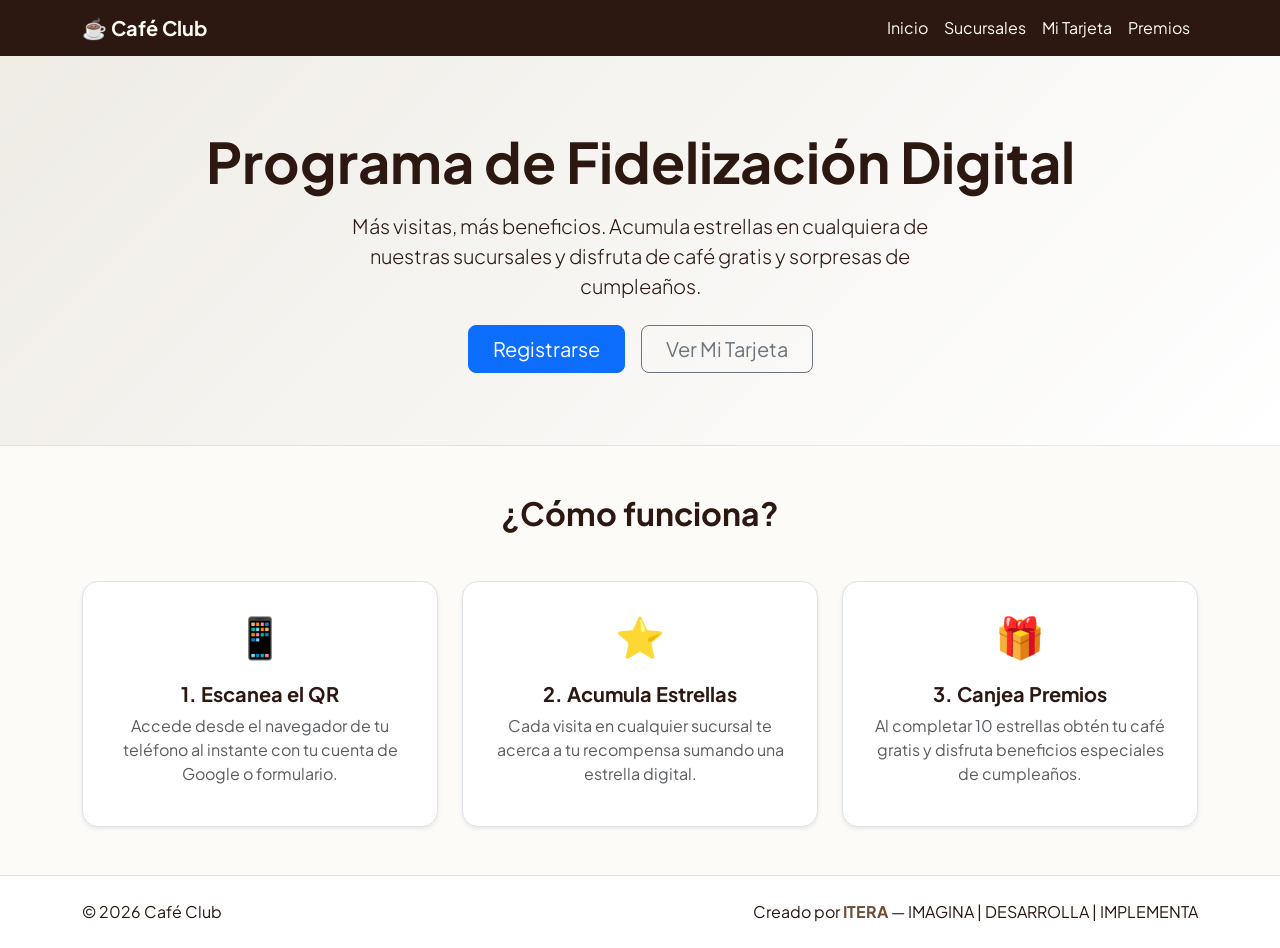
<file: index.html>
<!-- index.html -->
<!DOCTYPE html>
<html lang="es">
<head>
  <meta charset="UTF-8">
  <meta name="viewport" content="width=device-width, initial-scale=1.0">
  <title>Café Club — Fidelización Digital</title>
  <link href="https://cdn.jsdelivr.net/npm/bootstrap@5.3.2/dist/css/bootstrap.min.css" rel="stylesheet">
  <link href="https://fonts.googleapis.com/css2?family=Plus+Jakarta+Sans:wght@400;500;600;700&display=swap" rel="stylesheet">
  <link rel="stylesheet" href="assets/css/styles.css">
</head>
<body>

  <nav class="navbar navbar-expand-lg navbar-dark sticky-top">
    <div class="container">
      <a class="navbar-brand fw-bold" href="index.html">☕ Café Club</a>
      <button class="navbar-toggler" type="button" data-bs-toggle="collapse" data-bs-target="#navbarNav" aria-controls="navbarNav" aria-expanded="false" aria-label="Toggle navigation">
        <span class="navbar-toggler-icon"></span>
      </button>
      <div class="collapse navbar-collapse" id="navbarNav">
        <ul class="navbar-nav ms-auto">
          <li class="nav-item"><a class="nav-link active" href="index.html">Inicio</a></li>
          <li class="nav-item"><a class="nav-link" href="cafeterias.html">Sucursales</a></li>
          <li class="nav-item"><a class="nav-link" href="tarjeta.html">Mi Tarjeta</a></li>
          <li class="nav-item"><a class="nav-link" href="premios.html">Premios</a></li>
        </ul>
      </div>
    </div>
  </nav>

  <header class="hero-section text-center py-5">
    <div class="container py-4">
      <h1 class="display-4 fw-bold mb-3">Programa de Fidelización Digital</h1>
      <p class="lead mb-4 mx-auto" style="max-width: 650px;">
        Más visitas, más beneficios. Acumula estrellas en cualquiera de nuestras sucursales y disfruta de café gratis y sorpresas de cumpleaños.
      </p>
      <div class="d-flex justify-content-center gap-3">
        <a href="registro.html" class="btn btn-primary btn-lg px-4">Registrarse</a>
        <a href="tarjeta.html" class="btn btn-outline-secondary btn-lg px-4">Ver Mi Tarjeta</a>
      </div>
    </div>
  </header>

  <main class="container my-5">
    <h2 class="text-center mb-5 fw-bold">¿Cómo funciona?</h2>
    <div class="row g-4">
      <div class="col-md-4 text-center">
        <div class="p-4 border rounded-4 shadow-sm h-100 bg-white">
          <div class="fs-1 mb-3">📱</div>
          <h3 class="h5 fw-bold">1. Escanea el QR</h3>
          <p class="text-muted">Accede desde el navegador de tu teléfono al instante con tu cuenta de Google o formulario.</p>
        </div>
      </div>
      <div class="col-md-4 text-center">
        <div class="p-4 border rounded-4 shadow-sm h-100 bg-white">
          <div class="fs-1 mb-3">⭐</div>
          <h3 class="h5 fw-bold">2. Acumula Estrellas</h3>
          <p class="text-muted">Cada visita en cualquier sucursal te acerca a tu recompensa sumando una estrella digital.</p>
        </div>
      </div>
      <div class="col-md-4 text-center">
        <div class="p-4 border rounded-4 shadow-sm h-100 bg-white">
          <div class="fs-1 mb-3">🎁</div>
          <h3 class="h5 fw-bold">3. Canjea Premios</h3>
          <p class="text-muted">Al completar 10 estrellas obtén tu café gratis y disfruta beneficios especiales de cumpleaños.</p>
        </div>
      </div>
    </div>
  </main>

  <footer class="site-footer mt-auto py-4 bg-white border-top">
    <div class="container d-flex flex-column flex-md-row justify-content-between align-items-center gap-2">
      <span>© 2026 Café Club</span>
      <span>
        Creado por
        <a href="https://itera-ecru.vercel.app/" target="_blank" rel="noopener noreferrer">ITERA</a>
        — IMAGINA | DESARROLLA | IMPLEMENTA
      </span>
    </div>
  </footer>

  <script src="https://cdn.jsdelivr.net/npm/bootstrap@5.3.2/dist/js/bootstrap.bundle.min.js"></script>
  <script src="assets/js/app.js"></script>
</body>
</html>
</file>
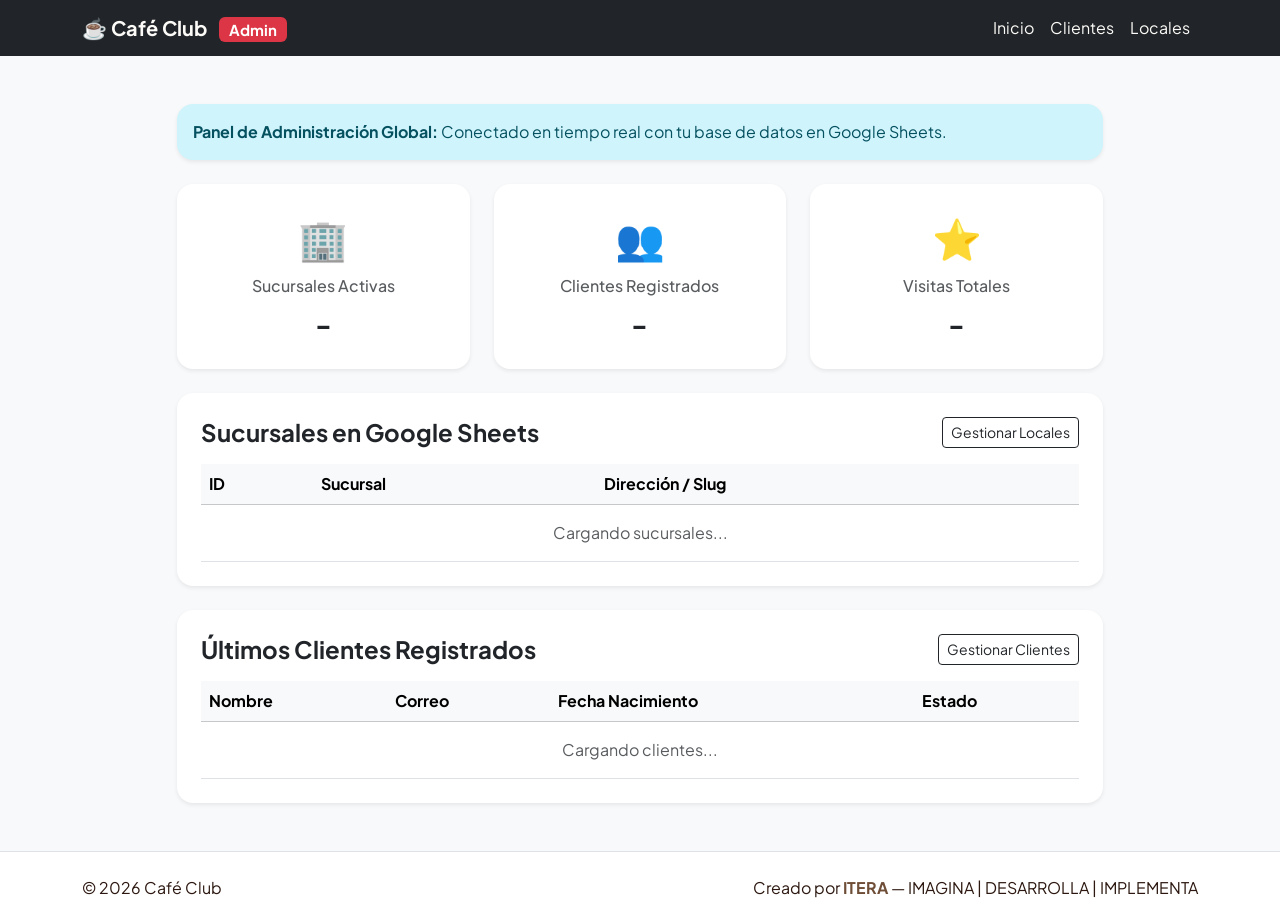
<file: corporativo/admin/index.html>
<!DOCTYPE html>
<html lang="es">
<head>
  <meta charset="UTF-8">
  <meta name="viewport" content="width=device-width, initial-scale=1.0">
  <title>Administración Global — Café Club</title>
  <link href="https://cdn.jsdelivr.net/npm/bootstrap@5.3.2/dist/css/bootstrap.min.css" rel="stylesheet">
  <link href="https://fonts.googleapis.com/css2?family=Plus+Jakarta+Sans:wght@400;500;600;700&display=swap" rel="stylesheet">
  <!-- CSS -->
  <link rel="stylesheet" href="../../assets/css/styles.css">
</head>
<body class="bg-light">

  <nav class="navbar navbar-expand-lg navbar-dark sticky-top bg-dark">
    <div class="container">
      <a class="navbar-brand fw-bold" href="index.html">☕ Café Club <span class="badge bg-danger text-white ms-2">Admin</span></a>
      <button class="navbar-toggler" type="button" data-bs-toggle="collapse" data-bs-target="#navbarNav" aria-controls="navbarNav" aria-expanded="false" aria-label="Toggle navigation">
        <span class="navbar-toggler-icon"></span>
      </button>
      <div class="collapse navbar-collapse" id="navbarNav">
        <ul class="navbar-nav ms-auto">
          <li class="nav-item"><a class="nav-link active" href="index.html">Inicio</a></li>
          <li class="nav-item"><a class="nav-link" href="clientes.html">Clientes</a></li>
          <li class="nav-item"><a class="nav-link" href="locales.html">Locales</a></li>
        </ul>
      </div>
    </div>
  </nav>

  <main class="container my-5" style="max-width: 950px;">
    
    <div class="alert alert-info border-0 shadow-sm rounded-4 mb-4" role="alert">
      <strong>Panel de Administración Global:</strong> Conectado en tiempo real con tu base de datos en Google Sheets.
    </div>

    <!-- Resumen de Métricas -->
    <div class="row g-4 mb-4">
      <div class="col-md-4">
        <div class="card border-0 shadow-sm rounded-4 p-4 bg-white text-center">
          <span class="fs-1 mb-2">🏢</span>
          <h2 class="h6 text-muted">Sucursales Activas</h2>
          <span class="fs-3 fw-bold" id="admin-total-sucursales">-</span>
        </div>
      </div>
      <div class="col-md-4">
        <div class="card border-0 shadow-sm rounded-4 p-4 bg-white text-center">
          <span class="fs-1 mb-2">👥</span>
          <h2 class="h6 text-muted">Clientes Registrados</h2>
          <span class="fs-3 fw-bold" id="admin-total-clientes">-</span>
        </div>
      </div>
      <div class="col-md-4">
        <div class="card border-0 shadow-sm rounded-4 p-4 bg-white text-center">
          <span class="fs-1 mb-2">⭐</span>
          <h2 class="h6 text-muted">Visitas Totales</h2>
          <span class="fs-3 fw-bold" id="admin-total-visitas">-</span>
        </div>
      </div>
    </div>

    <!-- Tabla de Sucursales -->
    <div class="card border-0 shadow-sm rounded-4 p-4 p-md-4 bg-white mb-4">
      <div class="d-flex justify-content-between align-items-center mb-3">
        <h2 class="h4 fw-bold m-0">Sucursales en Google Sheets</h2>
        <a href="locales.html" class="btn btn-sm btn-outline-dark">Gestionar Locales</a>
      </div>
      <div class="table-responsive">
        <table class="table align-middle mb-0">
          <thead class="table-light">
            <tr>
              <th>ID</th>
              <th>Sucursal</th>
              <th>Dirección / Slug</th>
            </tr>
          </thead>
          <tbody id="admin-tabla-sucursales">
            <tr><td colspan="3" class="text-center text-muted py-3">Cargando sucursales...</td></tr>
          </tbody>
        </table>
      </div>
    </div>

    <!-- Tabla de Últimos Clientes -->
    <div class="card border-0 shadow-sm rounded-4 p-4 p-md-4 bg-white">
      <div class="d-flex justify-content-between align-items-center mb-3">
        <h2 class="h4 fw-bold m-0">Últimos Clientes Registrados</h2>
        <a href="clientes.html" class="btn btn-sm btn-outline-dark">Gestionar Clientes</a>
      </div>
      <div class="table-responsive">
        <table class="table align-middle mb-0">
          <thead class="table-light">
            <tr>
              <th>Nombre</th>
              <th>Correo</th>
              <th>Fecha Nacimiento</th>
              <th>Estado</th>
            </tr>
          </thead>
          <tbody id="admin-tabla-clientes">
            <tr><td colspan="4" class="text-center text-muted py-3">Cargando clientes...</td></tr>
          </tbody>
        </table>
      </div>
    </div>

  </main>

  <footer class="site-footer mt-auto py-4 bg-white border-top">
    <div class="container d-flex flex-column flex-md-row justify-content-between align-items-center gap-2">
      <span>© 2026 Café Club</span>
      <span>
        Creado por
        <a href="https://itera-ecru.vercel.app/" target="_blank" rel="noopener noreferrer">ITERA</a>
        — IMAGINA | DESARROLLA | IMPLEMENTA
      </span>
    </div>
  </footer>

  <script src="https://cdn.jsdelivr.net/npm/bootstrap@5.3.2/dist/js/bootstrap.bundle.min.js"></script>
  <!-- JavaScript -->
  <script src="../../assets/js/app.js"></script>
</body>
</html>
</file>
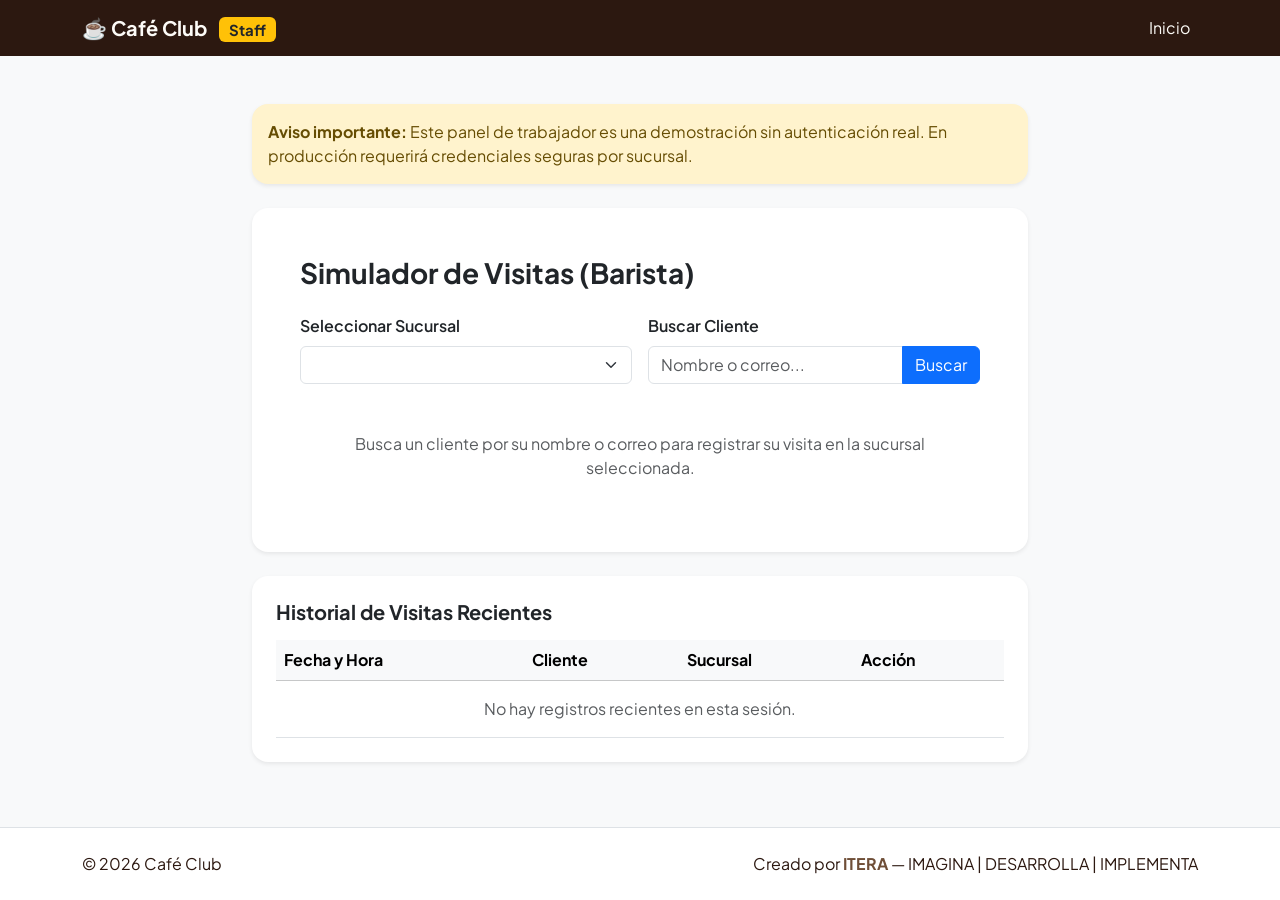
<file: corporativo/staff/index.html>
<!-- staff.html -->
<!DOCTYPE html>
<html lang="es">
<head>
  <meta charset="UTF-8">
  <meta name="viewport" content="width=device-width, initial-scale=1.0">
  <title>Panel de Staff — Café Club</title>
  <link href="https://cdn.jsdelivr.net/npm/bootstrap@5.3.2/dist/css/bootstrap.min.css" rel="stylesheet">
  <link href="https://fonts.googleapis.com/css2?family=Plus+Jakarta+Sans:wght@400;500;600;700&display=swap" rel="stylesheet">
  <!-- CSS -->
  <link rel="stylesheet" href="../../assets/css/styles.css">
</head>
<body class="bg-light">

  <nav class="navbar navbar-expand-lg navbar-dark sticky-top">
    <div class="container">
      <a class="navbar-brand fw-bold" href="index.html">☕ Café Club <span class="badge bg-warning text-dark ms-2">Staff</span></a>
      <button class="navbar-toggler" type="button" data-bs-toggle="collapse" data-bs-target="#navbarNav" aria-controls="navbarNav" aria-expanded="false" aria-label="Toggle navigation">
        <span class="navbar-toggler-icon"></span>
      </button>
      <div class="collapse navbar-collapse" id="navbarNav">
        <ul class="navbar-nav ms-auto">
          <li class="nav-item"><a class="nav-link" href="index.html">Inicio</a></li>
        </ul>
      </div>
    </div>
  </nav>

  <main class="container my-5" style="max-width: 800px;">
    
    <div class="alert alert-warning border-0 shadow-sm rounded-4 mb-4" role="alert">
      <strong>Aviso importante:</strong> Este panel de trabajador es una demostración sin autenticación real. En producción requerirá credenciales seguras por sucursal.
    </div>

    <div class="card border-0 shadow-sm rounded-4 p-4 p-md-5 bg-white mb-4">
      <h1 class="h3 fw-bold mb-4">Simulador de Visitas (Barista)</h1>

      <div class="row g-3 mb-4">
        <div class="col-md-6">
          <label for="staff-select-sucursal" class="form-label fw-semibold">Seleccionar Sucursal</label>
          <select id="staff-select-sucursal" class="form-select"></select>
        </div>
        <div class="col-md-6">
          <label for="staff-input-buscar" class="form-label fw-semibold">Buscar Cliente</label>
          <div class="input-group">
            <input type="text" id="staff-input-buscar" class="form-control" placeholder="Nombre o correo...">
            <button class="btn btn-primary" type="button" id="staff-btn-buscar">Buscar</button>
          </div>
        </div>
      </div>

      <div id="staff-alerta" class="alert d-none" role="alert"></div>

      <div id="staff-resultado-cliente" class="d-none border rounded-4 p-4 bg-light">
        <div class="d-flex justify-content-between align-items-center flex-wrap gap-3">
          <div>
            <h3 class="h5 fw-bold mb-1" id="staff-cliente-nombre">-</h3>
            <p class="text-muted small mb-0" id="staff-cliente-email">-</p>
            <p class="text-muted small mb-0">Estrellas actuales: <strong id="staff-cliente-estrellas" class="text-dark">0</strong> / 10</p>
          </div>
          <div>
            <button class="btn btn-success fw-semibold px-4" id="staff-btn-sumar">⭐ Registrar Visita (+1 Estrella)</button>
          </div>
        </div>
      </div>

      <div id="staff-estado-vacio" class="text-center py-4 text-muted">
        Busca un cliente por su nombre o correo para registrar su visita en la sucursal seleccionada.
      </div>
    </div>

    <div class="card border-0 shadow-sm rounded-4 p-4 bg-white">
      <h2 class="h5 fw-bold mb-3">Historial de Visitas Recientes</h2>
      <div class="table-responsive">
        <table class="table table-hover align-middle mb-0">
          <thead class="table-light">
            <tr>
              <th>Fecha y Hora</th>
              <th>Cliente</th>
              <th>Sucursal</th>
              <th>Acción</th>
            </tr>
          </thead>
          <tbody id="staff-tabla-historial">
            <tr><td colspan="4" class="text-center text-muted py-3">No hay registros recientes en esta sesión.</td></tr>
          </tbody>
        </table>
      </div>
    </div>

  </main>

  <footer class="site-footer mt-auto py-4 bg-white border-top">
    <div class="container d-flex flex-column flex-md-row justify-content-between align-items-center gap-2">
      <span>© 2026 Café Club</span>
      <span>
        Creado por
        <a href="https://itera-ecru.vercel.app/" target="_blank" rel="noopener noreferrer">ITERA</a>
        — IMAGINA | DESARROLLA | IMPLEMENTA
      </span>
    </div>
  </footer>

  <!-- JavaScript -->
  <script src="../../assets/js/app.js"></script>
  <script src="../../assets/js/crud.js"></script>
</body>
</html>
</file>
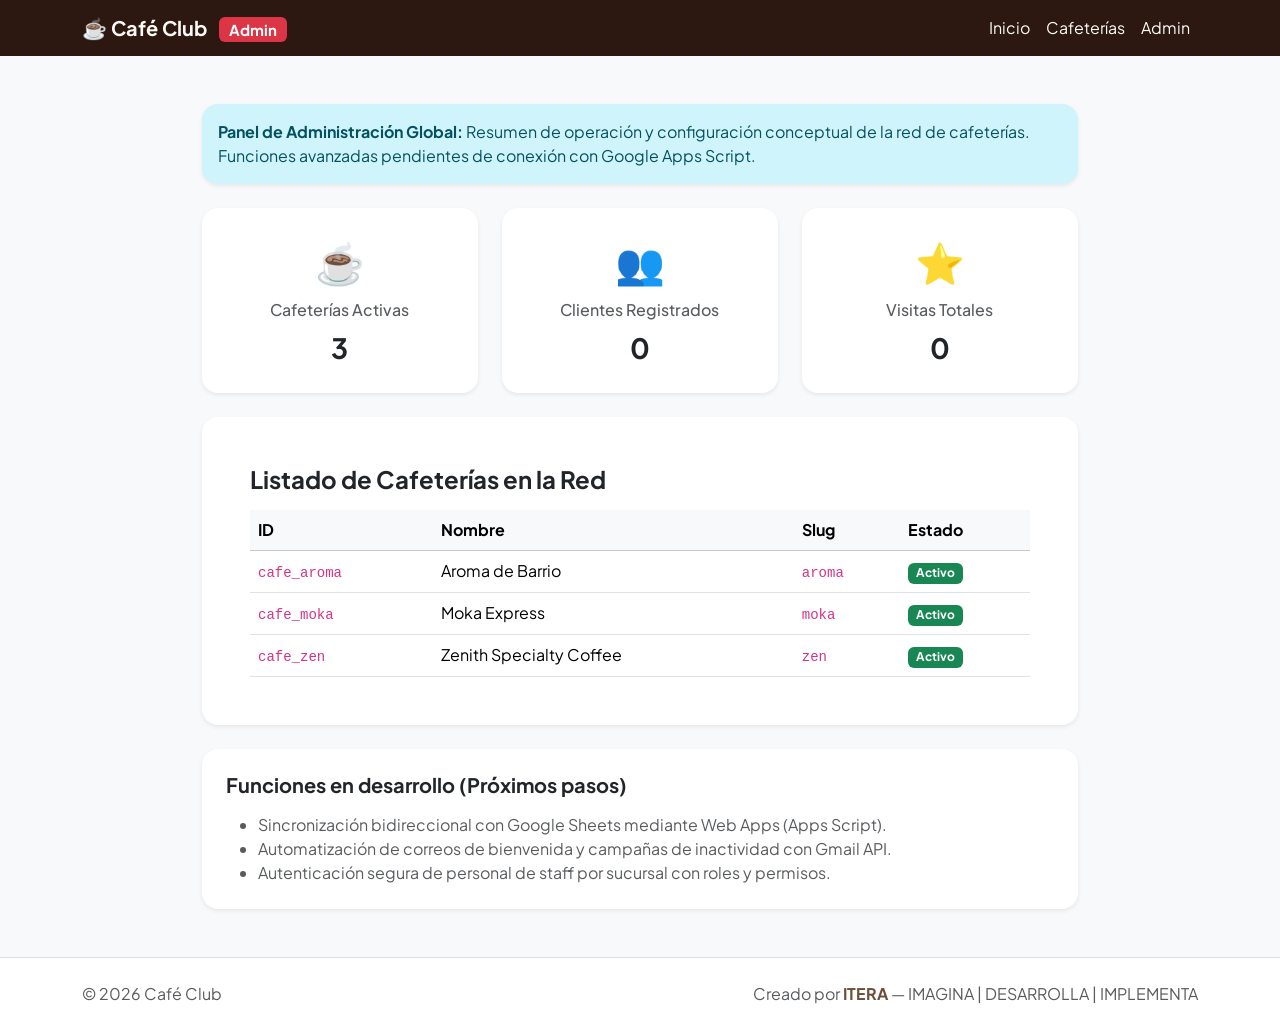
<file: admin.html>
<!-- admin.html -->
<!DOCTYPE html>
<html lang="es">
<head>
  <meta charset="UTF-8">
  <meta name="viewport" content="width=device-width, initial-scale=1.0">
  <title>Administración Global — Café Club</title>
  <link href="https://cdn.jsdelivr.net/npm/bootstrap@5.3.2/dist/css/bootstrap.min.css" rel="stylesheet">
  <link href="https://fonts.googleapis.com/css2?family=Plus+Jakarta+Sans:wght@400;500;600;700&display=swap" rel="stylesheet">
  <link rel="stylesheet" href="assets/css/styles.css">
</head>
<body class="bg-light">

  <nav class="navbar navbar-expand-lg navbar-dark sticky-top">
    <div class="container">
      <a class="navbar-brand fw-bold" href="index.html">☕ Café Club <span class="badge bg-danger text-white ms-2">Admin</span></a>
      <button class="navbar-toggler" type="button" data-bs-toggle="collapse" data-bs-target="#navbarNav" aria-controls="navbarNav" aria-expanded="false" aria-label="Toggle navigation">
        <span class="navbar-toggler-icon"></span>
      </button>
      <div class="collapse navbar-collapse" id="navbarNav">
        <ul class="navbar-nav ms-auto">
          <li class="nav-item"><a class="nav-link" href="index.html">Inicio</a></li>
          <li class="nav-item"><a class="nav-link" href="cafeterias.html">Cafeterías</a></li>
          <li class="nav-item"><a class="nav-link active" href="admin.html">Admin</a></li>
        </ul>
      </div>
    </div>
  </nav>

  <main class="container my-5" style="max-width: 900px;">
    
    <div class="alert alert-info border-0 shadow-sm rounded-4 mb-4" role="alert">
      <strong>Panel de Administración Global:</strong> Resumen de operación y configuración conceptual de la red de cafeterías. Funciones avanzadas pendientes de conexión con Google Apps Script.
    </div>

    <div class="row g-4 mb-4">
      <div class="col-md-4">
        <div class="card border-0 shadow-sm rounded-4 p-4 bg-white text-center">
          <span class="fs-1 mb-2">☕</span>
          <h2 class="h6 text-muted">Cafeterías Activas</h2>
          <span class="fs-3 fw-bold" id="admin-total-cafes">3</span>
        </div>
      </div>
      <div class="col-md-4">
        <div class="card border-0 shadow-sm rounded-4 p-4 bg-white text-center">
          <span class="fs-1 mb-2">👥</span>
          <h2 class="h6 text-muted">Clientes Registrados</h2>
          <span class="fs-3 fw-bold" id="admin-total-clientes">0</span>
        </div>
      </div>
      <div class="col-md-4">
        <div class="card border-0 shadow-sm rounded-4 p-4 bg-white text-center">
          <span class="fs-1 mb-2">⭐</span>
          <h2 class="h6 text-muted">Visitas Totales</h2>
          <span class="fs-3 fw-bold" id="admin-total-visitas">0</span>
        </div>
      </div>
    </div>

    <div class="card border-0 shadow-sm rounded-4 p-4 p-md-5 bg-white mb-4">
      <h2 class="h4 fw-bold mb-3">Listado de Cafeterías en la Red</h2>
      <div class="table-responsive">
        <table class="table align-middle mb-0">
          <thead class="table-light">
            <tr>
              <th>ID</th>
              <th>Nombre</th>
              <th>Slug</th>
              <th>Estado</th>
            </tr>
          </thead>
          <tbody>
            <tr>
              <td><code>cafe_aroma</code></td>
              <td>Aroma de Barrio</td>
              <td><code>aroma</code></td>
              <td><span class="badge bg-success">Activo</span></td>
            </tr>
            <tr>
              <td><code>cafe_moka</code></td>
              <td>Moka Express</td>
              <td><code>moka</code></td>
              <td><span class="badge bg-success">Activo</span></td>
            </tr>
            <tr>
              <td><code>cafe_zen</code></td>
              <td>Zenith Specialty Coffee</td>
              <td><code>zen</code></td>
              <td><span class="badge bg-success">Activo</span></td>
            </tr>
          </tbody>
        </table>
      </div>
    </div>

    <div class="card border-0 shadow-sm rounded-4 p-4 bg-white">
      <h2 class="h5 fw-bold mb-3">Funciones en desarrollo (Próximos pasos)</h2>
      <ul class="text-muted mb-0">
        <li>Sincronización bidireccional con Google Sheets mediante Web Apps (Apps Script).</li>
        <li>Automatización de correos de bienvenida y campañas de inactividad con Gmail API.</li>
        <li>Autenticación segura de personal de staff por sucursal con roles y permisos.</li>
      </ul>
    </div>

  </main>

  <footer class="site-footer mt-auto py-4 bg-white border-top">
    <div class="container d-flex flex-column flex-md-row justify-content-between align-items-center gap-2">
      <span class="text-muted">© 2026 Café Club</span>
      <span class="text-muted">
        Creado por
        <a href="https://itera-ecru.vercel.app/" target="_blank" rel="noopener noreferrer">ITERA</a>
        — IMAGINA | DESARROLLA | IMPLEMENTA
      </span>
    </div>
  </footer>

  <script src="https://cdn.jsdelivr.net/npm/bootstrap@5.3.2/dist/js/bootstrap.bundle.min.js"></script>
  <script src="assets/js/app.js"></script>
</body>
</html>
</file>
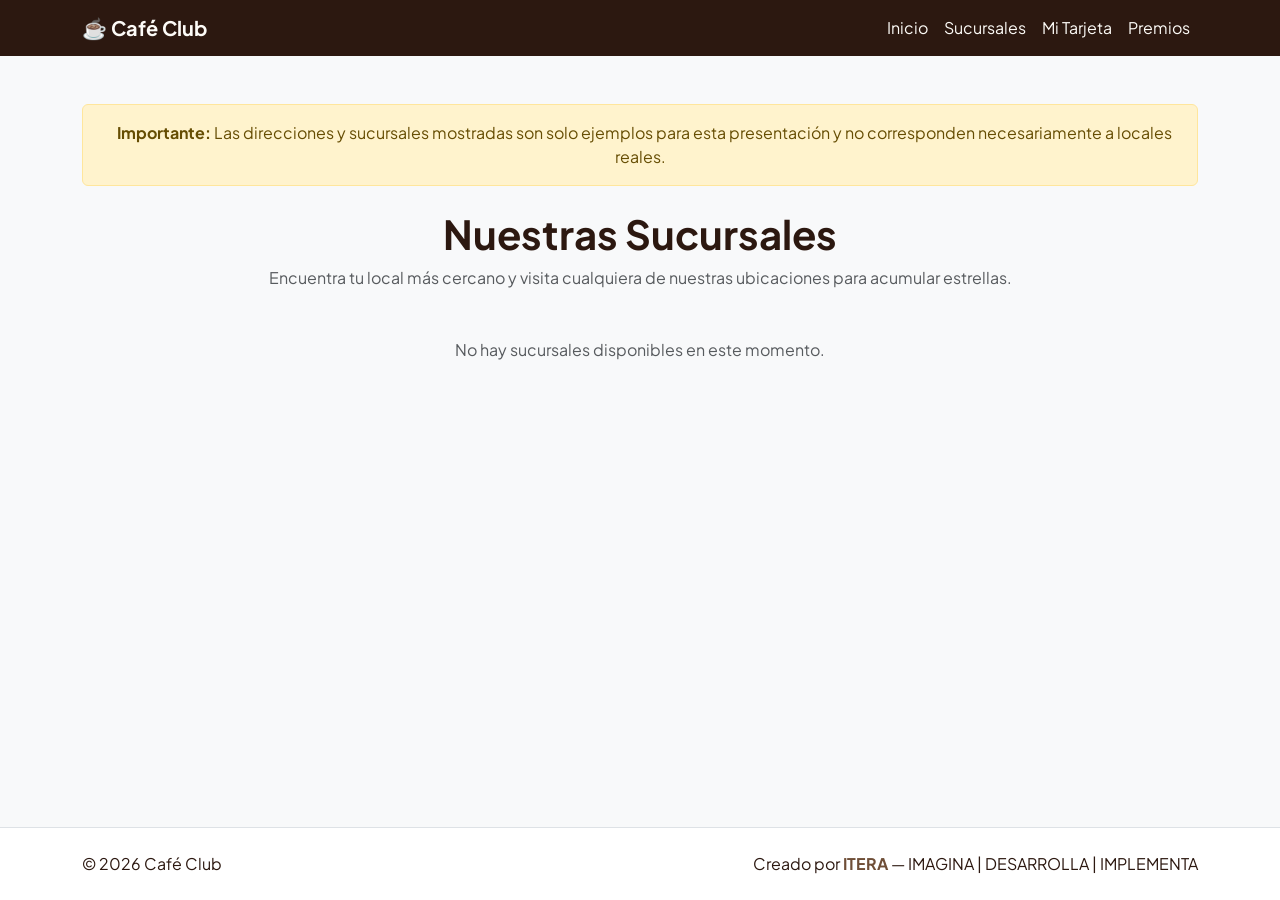
<file: cafeterias.html>
<!-- cafeterias.html -->
<!DOCTYPE html>
<html lang="es">
<head>
  <meta charset="UTF-8">
  <meta name="viewport" content="width=device-width, initial-scale=1.0">
  <title>Sucursales — Café Club</title>
  <link href="https://cdn.jsdelivr.net/npm/bootstrap@5.3.2/dist/css/bootstrap.min.css" rel="stylesheet">
  <link href="https://fonts.googleapis.com/css2?family=Plus+Jakarta+Sans:wght@400;500;600;700&display=swap" rel="stylesheet">
  <link rel="stylesheet" href="assets/css/styles.css">
</head>
<body class="bg-light">

  <nav class="navbar navbar-expand-lg navbar-dark sticky-top">
    <div class="container">
      <a class="navbar-brand fw-bold" href="index.html">☕ Café Club</a>
      <button class="navbar-toggler" type="button" data-bs-toggle="collapse" data-bs-target="#navbarNav" aria-controls="navbarNav" aria-expanded="false" aria-label="Toggle navigation">
        <span class="navbar-toggler-icon"></span>
      </button>
      <div class="collapse navbar-collapse" id="navbarNav">
        <ul class="navbar-nav ms-auto">
          <li class="nav-item"><a class="nav-link" href="index.html">Inicio</a></li>
          <li class="nav-item"><a class="nav-link active" href="cafeterias.html">Sucursales</a></li>
          <li class="nav-item"><a class="nav-link" href="tarjeta.html">Mi Tarjeta</a></li>
          <li class="nav-item"><a class="nav-link" href="premios.html">Premios</a></li>
        </ul>
      </div>
    </div>
  </nav>

  <main class="container my-5">
    <div class="alert alert-warning text-center mb-4" role="alert">
      <i class="bi bi-exclamation-triangle-fill me-2"></i>
      <strong>Importante:</strong> Las direcciones y sucursales mostradas son solo ejemplos para esta presentación y no corresponden necesariamente a locales reales.
    </div>
    
    <div class="text-center mb-5">
      <h1 class="fw-bold">Nuestras Sucursales</h1>
      <p class="text-muted">
        Encuentra tu local más cercano y visita cualquiera de nuestras ubicaciones para acumular estrellas.
      </p>
    </div>

    <!-- Contenedor donde se cargarán las sucursales desde Google Sheets -->
    <div class="row g-4" id="lista-sucursales">
      <div class="col-12 text-center py-5">
        <div class="spinner-border text-dark" role="status">
          <span class="visually-hidden">Cargando sucursales...</span>
        </div>
        <p class="text-muted mt-2">Cargando sucursales desde Google Sheets...</p>
      </div>
    </div>
  </main>

  <footer class="site-footer mt-auto py-4 bg-white border-top">
    <div class="container d-flex flex-column flex-md-row justify-content-between align-items-center gap-2">
      <span>© 2026 Café Club</span>
      <span>
        Creado por
        <a href="https://itera-ecru.vercel.app/" target="_blank" rel="noopener noreferrer">ITERA</a>
        — IMAGINA | DESARROLLA | IMPLEMENTA
      </span>
    </div>
  </footer>

  <script src="https://cdn.jsdelivr.net/npm/bootstrap@5.3.2/dist/js/bootstrap.bundle.min.js"></script>
  <script src="assets/js/app.js"></script>
</body>
</html>
</file>
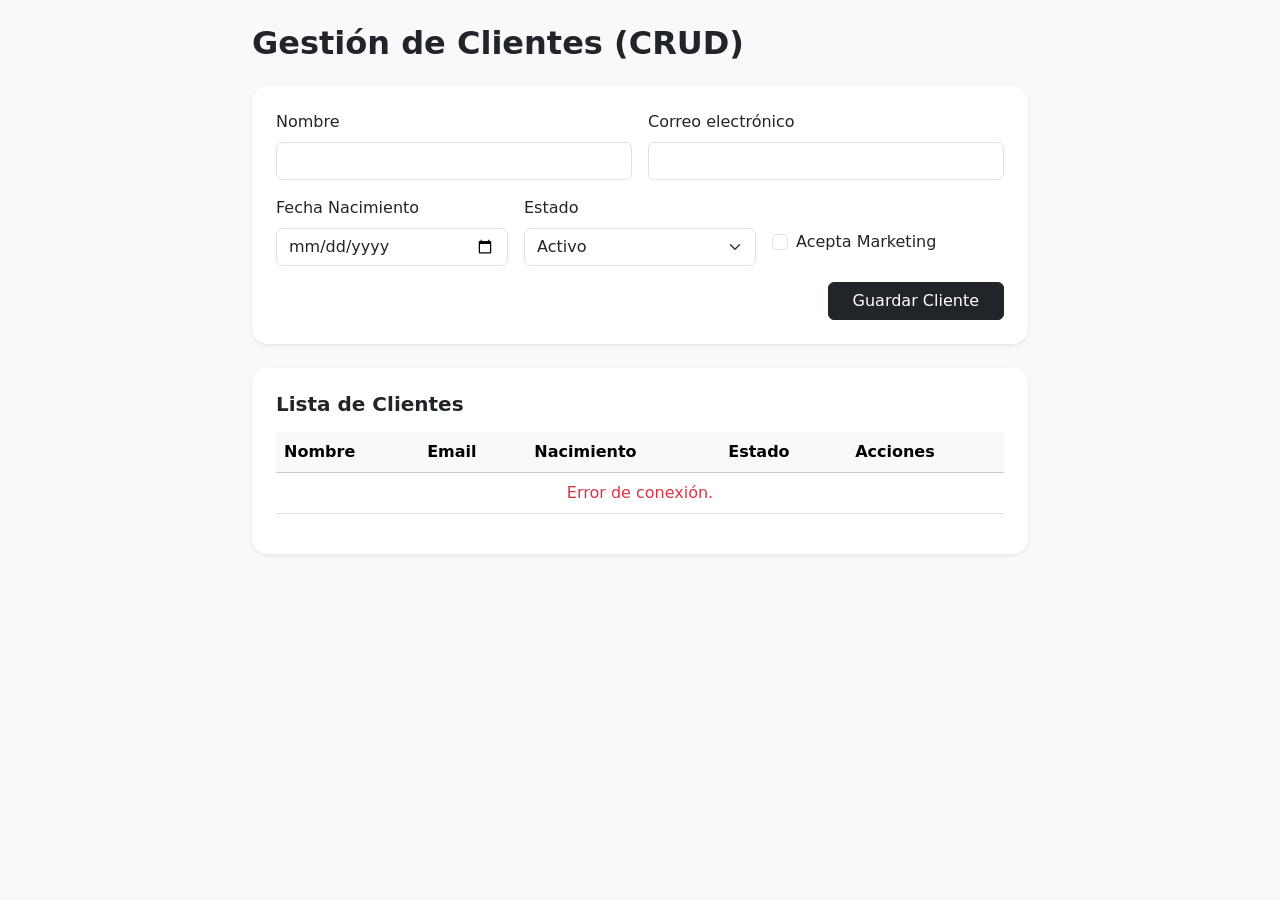
<file: crud.html>
<!DOCTYPE html>
<html lang="es">
<head>
  <meta charset="UTF-8">
  <title>CRUD Minimalista — Clientes</title>
  <link href="https://cdn.jsdelivr.net/npm/bootstrap@5.3.2/dist/css/bootstrap.min.css" rel="stylesheet">
</head>
<body class="bg-light p-4">

  <div class="container" style="max-width: 800px;">
    <h2 class="mb-4 fw-bold">Gestión de Clientes (CRUD)</h2>

    <!-- Formulario -->
    <div class="card border-0 shadow-sm p-4 mb-4 bg-white rounded-4">
      <form id="form-crud">
        <input type="hidden" id="clienteId">
        <div class="row g-3">
          <div class="col-md-6">
            <label class="form-label">Nombre</label>
            <input type="text" id="nombre" class="form-control" required>
          </div>
          <div class="col-md-6">
            <label class="form-label">Correo electrónico</label>
            <input type="email" id="email" class="form-control" required>
          </div>
          <div class="col-md-4">
            <label class="form-label">Fecha Nacimiento</label>
            <input type="date" id="fechaNacimiento" class="form-control">
          </div>
          <div class="col-md-4">
            <label class="form-label">Estado</label>
            <select id="estado" class="form-select">
              <option value="activo">Activo</option>
              <option value="inactivo">Inactivo</option>
            </select>
          </div>
          <div class="col-md-4 d-flex align-items-center pt-4">
            <div class="form-check">
              <input class="form-check-input" type="checkbox" id="consentimientoEmail">
              <label class="form-check-label" for="consentimientoEmail">Acepta Marketing</label>
            </div>
          </div>
          <div class="col-12 text-end">
            <button type="submit" class="btn btn-dark px-4">Guardar Cliente</button>
          </div>
        </div>
      </form>
    </div>

    <!-- Tabla -->
    <div class="card border-0 shadow-sm p-4 bg-white rounded-4">
      <h3 class="h5 fw-bold mb-3">Lista de Clientes</h3>
      <div class="table-responsive">
        <table class="table align-middle">
          <thead class="table-light">
            <tr>
              <th>Nombre</th>
              <th>Email</th>
              <th>Nacimiento</th>
              <th>Estado</th>
              <th>Acciones</th>
            </tr>
          </thead>
          <tbody id="tabla-clientes">
            <tr><td colspan="5" class="text-center">Cargando...</td></tr>
          </tbody>
        </table>
      </div>
    </div>
  </div>

  <script src="assets/js/crud.js"></script>
</body>
</html>
</file>
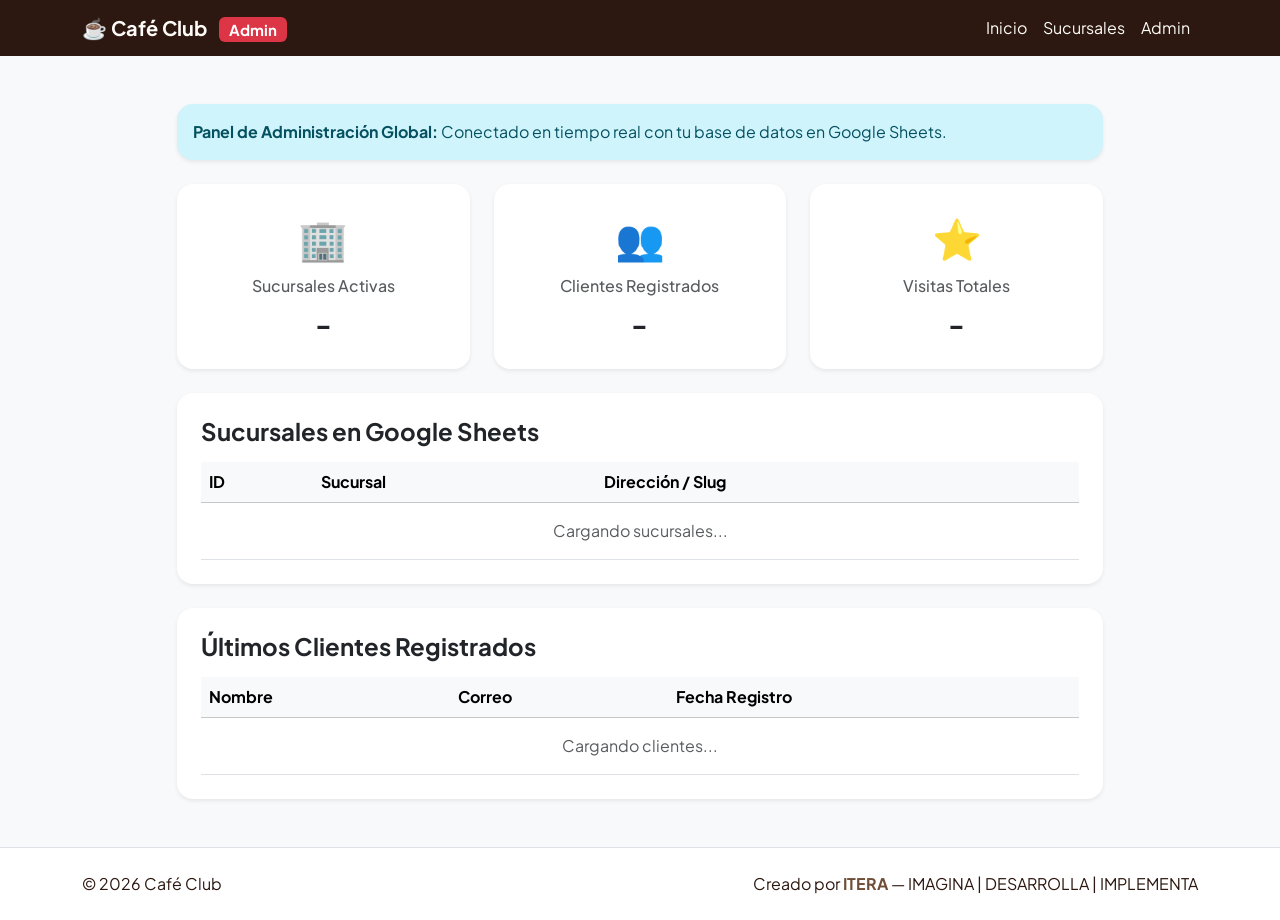
<file: index_admin.html>
<!DOCTYPE html>
<html lang="es">
<head>
  <meta charset="UTF-8">
  <meta name="viewport" content="width=device-width, initial-scale=1.0">
  <title>Administración Global — Café Club</title>
  <link href="https://cdn.jsdelivr.net/npm/bootstrap@5.3.2/dist/css/bootstrap.min.css" rel="stylesheet">
  <link href="https://fonts.googleapis.com/css2?family=Plus+Jakarta+Sans:wght@400;500;600;700&display=swap" rel="stylesheet">
  <link rel="stylesheet" href="assets/css/styles.css">
</head>
<body class="bg-light">

  <nav class="navbar navbar-expand-lg navbar-dark sticky-top">
    <div class="container">
      <a class="navbar-brand fw-bold" href="index.html">☕ Café Club <span class="badge bg-danger text-white ms-2">Admin</span></a>
      <button class="navbar-toggler" type="button" data-bs-toggle="collapse" data-bs-target="#navbarNav" aria-controls="navbarNav" aria-expanded="false" aria-label="Toggle navigation">
        <span class="navbar-toggler-icon"></span>
      </button>
      <div class="collapse navbar-collapse" id="navbarNav">
        <ul class="navbar-nav ms-auto">
          <li class="nav-item"><a class="nav-link" href="index.html">Inicio</a></li>
          <li class="nav-item"><a class="nav-link" href="cafeterias.html">Sucursales</a></li>
          <li class="nav-item"><a class="nav-link active" href="index_admin.html">Admin</a></li>
        </ul>
      </div>
    </div>
  </nav>

  <main class="container my-5" style="max-width: 950px;">
    
    <div class="alert alert-info border-0 shadow-sm rounded-4 mb-4" role="alert">
      <strong>Panel de Administración Global:</strong> Conectado en tiempo real con tu base de datos en Google Sheets.
    </div>

    <!-- Resumen de Métricas -->
    <div class="row g-4 mb-4">
      <div class="col-md-4">
        <div class="card border-0 shadow-sm rounded-4 p-4 bg-white text-center">
          <span class="fs-1 mb-2">🏢</span>
          <h2 class="h6 text-muted">Sucursales Activas</h2>
          <span class="fs-3 fw-bold" id="admin-total-sucursales">-</span>
        </div>
      </div>
      <div class="col-md-4">
        <div class="card border-0 shadow-sm rounded-4 p-4 bg-white text-center">
          <span class="fs-1 mb-2">👥</span>
          <h2 class="h6 text-muted">Clientes Registrados</h2>
          <span class="fs-3 fw-bold" id="admin-total-clientes">-</span>
        </div>
      </div>
      <div class="col-md-4">
        <div class="card border-0 shadow-sm rounded-4 p-4 bg-white text-center">
          <span class="fs-1 mb-2">⭐</span>
          <h2 class="h6 text-muted">Visitas Totales</h2>
          <span class="fs-3 fw-bold" id="admin-total-visitas">-</span>
        </div>
      </div>
    </div>

    <!-- Tabla de Sucursales -->
    <div class="card border-0 shadow-sm rounded-4 p-4 p-md-4 bg-white mb-4">
      <h2 class="h4 fw-bold mb-3">Sucursales en Google Sheets</h2>
      <div class="table-responsive">
        <table class="table align-middle mb-0">
          <thead class="table-light">
            <tr>
              <th>ID</th>
              <th>Sucursal</th>
              <th>Dirección / Slug</th>
            </tr>
          </thead>
          <tbody id="admin-tabla-sucursales">
            <tr><td colspan="3" class="text-center text-muted py-3">Cargando sucursales...</td></tr>
          </tbody>
        </table>
      </div>
    </div>

    <!-- Tabla de Últimos Clientes -->
    <div class="card border-0 shadow-sm rounded-4 p-4 p-md-4 bg-white">
      <h2 class="h4 fw-bold mb-3">Últimos Clientes Registrados</h2>
      <div class="table-responsive">
        <table class="table align-middle mb-0">
          <thead class="table-light">
            <tr>
              <th>Nombre</th>
              <th>Correo</th>
              <th>Fecha Registro</th>
            </tr>
          </thead>
          <tbody id="admin-tabla-clientes">
            <tr><td colspan="3" class="text-center text-muted py-3">Cargando clientes...</td></tr>
          </tbody>
        </table>
      </div>
    </div>

  </main>

  <footer class="site-footer mt-auto py-4 bg-white border-top">
    <div class="container d-flex flex-column flex-md-row justify-content-between align-items-center gap-2">
      <span>© 2026 Café Club</span>
      <span>
        Creado por
        <a href="https://itera-ecru.vercel.app/" target="_blank" rel="noopener noreferrer">ITERA</a>
        — IMAGINA | DESARROLLA | IMPLEMENTA
      </span>
    </div>
  </footer>

  <script src="https://cdn.jsdelivr.net/npm/bootstrap@5.3.2/dist/js/bootstrap.bundle.min.js"></script>
  <script src="assets/js/app.js"></script>
</body>
</html>
</file>
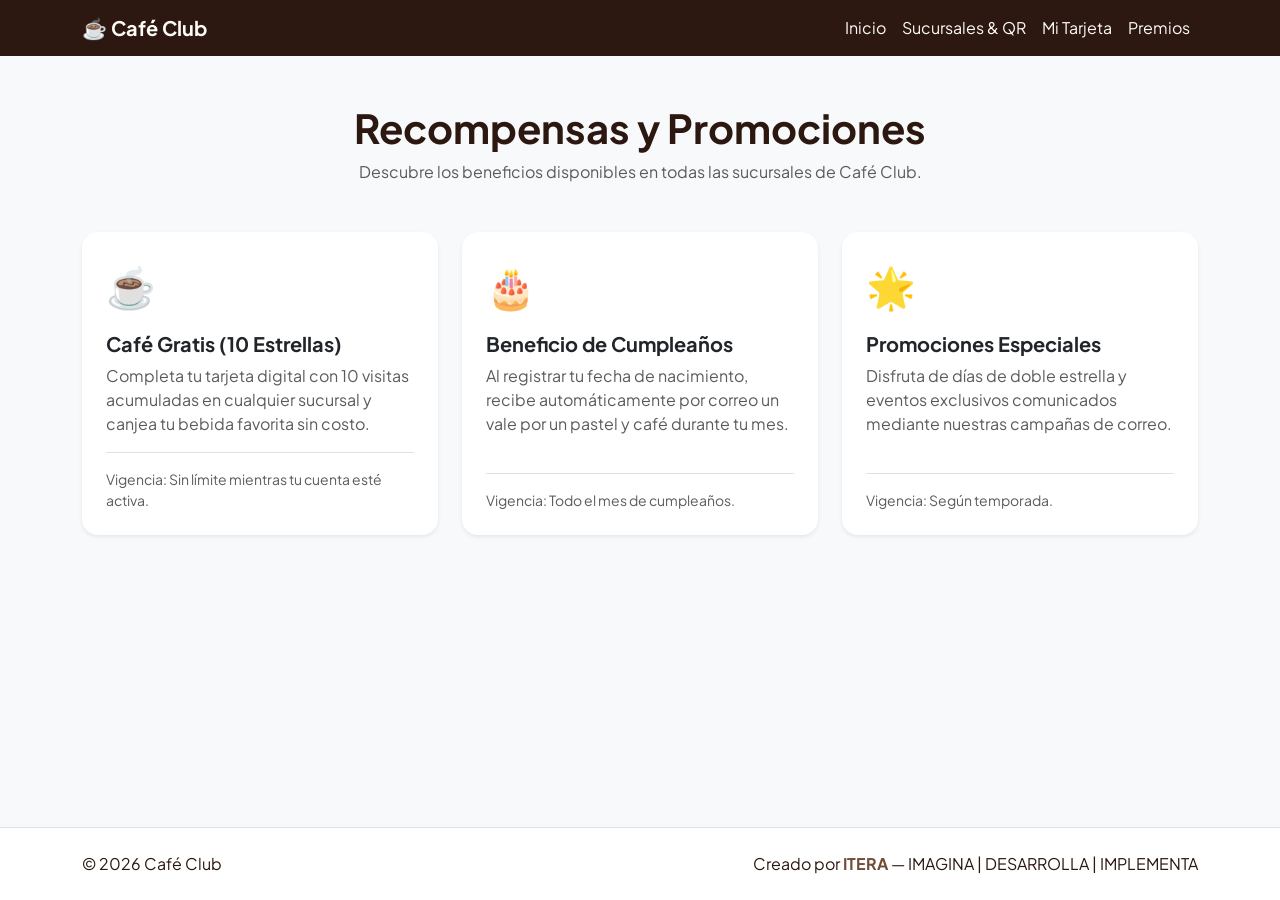
<file: premios.html>
<!-- premios.html -->
<!DOCTYPE html>
<html lang="es">
<head>
  <meta charset="UTF-8">
  <meta name="viewport" content="width=device-width, initial-scale=1.0">
  <title>Premios — Café Club</title>
  <link href="https://cdn.jsdelivr.net/npm/bootstrap@5.3.2/dist/css/bootstrap.min.css" rel="stylesheet">
  <link href="https://fonts.googleapis.com/css2?family=Plus+Jakarta+Sans:wght@400;500;600;700&display=swap" rel="stylesheet">
  <link rel="stylesheet" href="assets/css/styles.css">
</head>
<body class="bg-light">

  <nav class="navbar navbar-expand-lg navbar-dark sticky-top">
    <div class="container">
      <a class="navbar-brand fw-bold" href="index.html">☕ Café Club</a>
      <button class="navbar-toggler" type="button" data-bs-toggle="collapse" data-bs-target="#navbarNav" aria-controls="navbarNav" aria-expanded="false" aria-label="Toggle navigation">
        <span class="navbar-toggler-icon"></span>
      </button>
      <div class="collapse navbar-collapse" id="navbarNav">
        <ul class="navbar-nav ms-auto">
          <li class="nav-item"><a class="nav-link" href="index.html">Inicio</a></li>
          <li class="nav-item"><a class="nav-link" href="cafeterias.html">Sucursales & QR</a></li>
          <li class="nav-item"><a class="nav-link" href="tarjeta.html">Mi Tarjeta</a></li>
          <li class="nav-item"><a class="nav-link active" href="premios.html">Premios</a></li>
        </ul>
      </div>
    </div>
  </nav>

  <main class="container my-5">
    <div class="text-center mb-5">
      <h1 class="fw-bold">Recompensas y Promociones</h1>
      <p class="text-muted">Descubre los beneficios disponibles en todas las sucursales de Café Club.</p>
    </div>

    <div class="row g-4">
      <div class="col-md-4">
        <div class="card border-0 shadow-sm rounded-4 p-4 h-100 bg-white">
          <div class="fs-1 mb-3">☕</div>
          <h3 class="h5 fw-bold">Café Gratis (10 Estrellas)</h3>
          <p class="text-muted">Completa tu tarjeta digital con 10 visitas acumuladas en cualquier sucursal y canjea tu bebida favorita sin costo.</p>
          <div class="mt-auto pt-3 border-top text-muted small">Vigencia: Sin límite mientras tu cuenta esté activa.</div>
        </div>
      </div>
      <div class="col-md-4">
        <div class="card border-0 shadow-sm rounded-4 p-4 h-100 bg-white">
          <div class="fs-1 mb-3">🎂</div>
          <h3 class="h5 fw-bold">Beneficio de Cumpleaños</h3>
          <p class="text-muted">Al registrar tu fecha de nacimiento, recibe automáticamente por correo un vale por un pastel y café durante tu mes.</p>
          <div class="mt-auto pt-3 border-top text-muted small">Vigencia: Todo el mes de cumpleaños.</div>
        </div>
      </div>
      <div class="col-md-4">
        <div class="card border-0 shadow-sm rounded-4 p-4 h-100 bg-white">
          <div class="fs-1 mb-3">🌟</div>
          <h3 class="h5 fw-bold">Promociones Especiales</h3>
          <p class="text-muted">Disfruta de días de doble estrella y eventos exclusivos comunicados mediante nuestras campañas de correo.</p>
          <div class="mt-auto pt-3 border-top text-muted small">Vigencia: Según temporada.</div>
        </div>
      </div>
    </div>
  </main>

  <footer class="site-footer mt-auto py-4 bg-white border-top">
    <div class="container d-flex flex-column flex-md-row justify-content-between align-items-center gap-2">
      <span>© 2026 Café Club</span>
      <span>
        Creado por
        <a href="https://itera-ecru.vercel.app/" target="_blank" rel="noopener noreferrer">ITERA</a>
        — IMAGINA | DESARROLLA | IMPLEMENTA
      </span>
    </div>
  </footer>

  <script src="https://cdn.jsdelivr.net/npm/bootstrap@5.3.2/dist/js/bootstrap.bundle.min.js"></script>
  <script src="assets/js/app.js"></script>
</body>
</html>
</file>
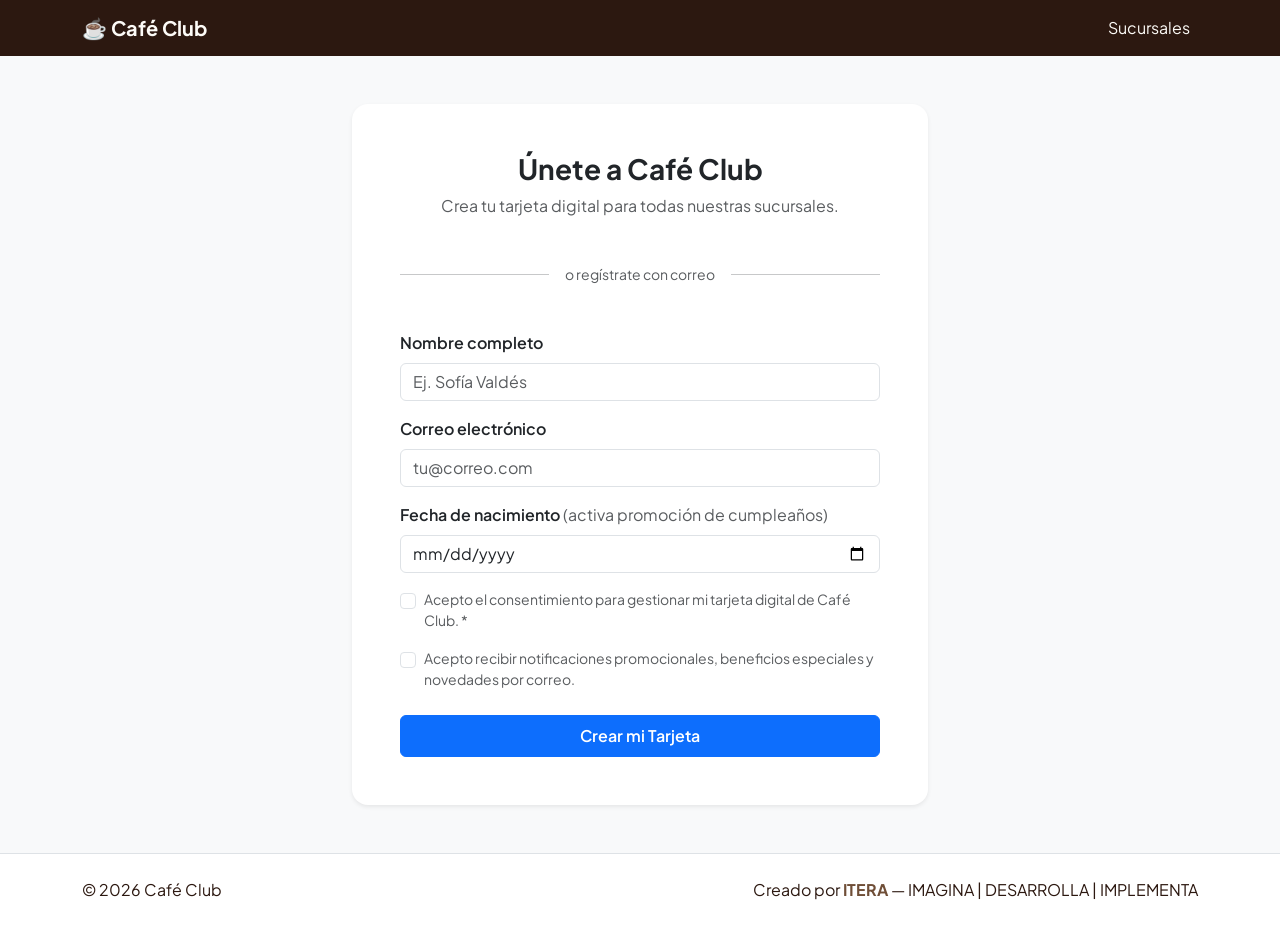
<file: registro.html>
<!-- registro.html -->
<!DOCTYPE html>
<html lang="es">
<head>
  <meta charset="UTF-8">
  <meta name="viewport" content="width=device-width, initial-scale=1.0">
  <title>Registro — Café Club</title>
  <link href="https://cdn.jsdelivr.net/npm/bootstrap@5.3.2/dist/css/bootstrap.min.css" rel="stylesheet">
  <link href="https://fonts.googleapis.com/css2?family=Plus+Jakarta+Sans:wght@400;500;600;700&display=swap" rel="stylesheet">
  <link rel="stylesheet" href="assets/css/styles.css">
  <script src="https://accounts.google.com/gsi/client" async defer></script>
</head>
<body class="bg-light">

  <nav class="navbar navbar-expand-lg navbar-dark sticky-top">
    <div class="container">
      <a class="navbar-brand fw-bold" href="index.html">☕ Café Club</a>
      <div class="navbar-nav ms-auto">
        <a class="nav-link" href="cafeterias.html">Sucursales</a>
      </div>
    </div>
  </nav>

  <main class="container my-5" style="max-width: 600px;">
    <div class="card border-0 shadow-sm rounded-4 p-4 p-md-5 bg-white">
      <h1 class="h3 fw-bold text-center mb-2">Únete a Café Club</h1>
      <p class="text-center text-muted mb-4">Crea tu tarjeta digital para todas nuestras sucursales.</p>

      <div id="alerta-registro" class="alert d-none" role="alert"></div>

      <!-- Botón Registrar con Google -->
      <div class="text-center mb-4">
        <div id="g_id_onload"
             data-client_id="31756994840-b1a3hbpdal3bu5tb2jfq3vb0atvthn24.apps.googleusercontent.com"
             data-callback="handleGoogleSignIn"
             data-auto_prompt="false">
        </div>
        <div class="g_id_signin"
             data-type="standard"
             data-size="large"
             data-theme="outline"
             data-text="sign_in_with"
             data-shape="rectangular"
             data-logo_alignment="left">
        </div>
        <div class="d-flex align-items-center my-3">
          <hr class="flex-grow-1">
          <span class="px-3 text-muted small">o regístrate con correo</span>
          <hr class="flex-grow-1">
        </div>
      </div>

      <form id="form-registro" novalidate>
        <div class="mb-3">
          <label for="nombre" class="form-label fw-semibold">Nombre completo</label>
          <input type="text" class="form-control" id="nombre" required placeholder="Ej. Sofía Valdés">
          <div class="invalid-feedback">Ingresa tu nombre completo.</div>
        </div>

        <div class="mb-3">
          <label for="email" class="form-label fw-semibold">Correo electrónico</label>
          <input type="email" class="form-control" id="email" required placeholder="tu@correo.com">
          <div class="invalid-feedback">Ingresa un correo válido.</div>
        </div>

        <div class="mb-3">
          <label for="fechaNacimiento" class="form-label fw-semibold">Fecha de nacimiento <span class="text-muted fw-normal">(activa promoción de cumpleaños)</span></label>
          <input type="date" class="form-control" id="fechaNacimiento">
        </div>

        <div class="mb-3 form-check">
          <input type="checkbox" class="form-check-input" id="terminos" required>
          <label class="form-check-label text-muted small" for="terminos">
            Acepto el consentimiento para gestionar mi tarjeta digital de Café Club. *
          </label>
          <div class="invalid-feedback">Debes aceptar los términos para continuar.</div>
        </div>

        <div class="mb-4 form-check">
          <input type="checkbox" class="form-check-input" id="promos">
          <label class="form-check-label text-muted small" for="promos">
            Acepto recibir notificaciones promocionales, beneficios especiales y novedades por correo.
          </label>
        </div>

        <button type="submit" class="btn btn-primary w-100 py-2 fw-semibold">Crear mi Tarjeta</button>
      </form>
    </div>
  </main>

  <footer class="site-footer mt-auto py-4 bg-white border-top">
    <div class="container d-flex flex-column flex-md-row justify-content-between align-items-center gap-2">
      <span>© 2026 Café Club</span>
      <span>
        Creado por
        <a href="https://itera-ecru.vercel.app/" target="_blank" rel="noopener noreferrer">ITERA</a>
        — IMAGINA | DESARROLLA | IMPLEMENTA
      </span>
    </div>
  </footer>

  <script src="https://cdn.jsdelivr.net/npm/bootstrap@5.3.2/dist/js/bootstrap.bundle.min.js"></script>
  <script src="assets/js/app.js"></script>
</body>
</html>
</file>
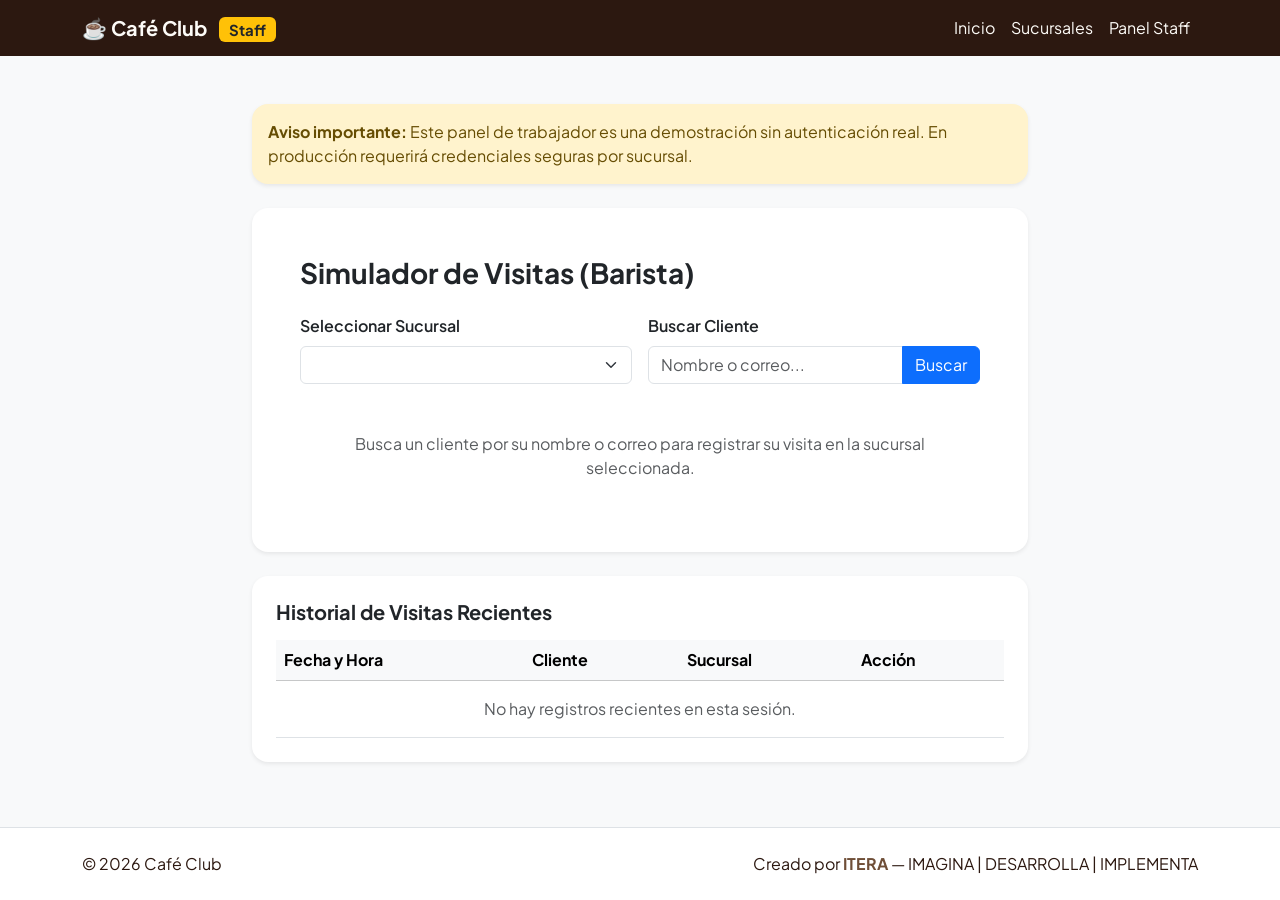
<file: staff.html>
<!-- staff.html -->
<!DOCTYPE html>
<html lang="es">
<head>
  <meta charset="UTF-8">
  <meta name="viewport" content="width=device-width, initial-scale=1.0">
  <title>Panel de Staff — Café Club</title>
  <link href="https://cdn.jsdelivr.net/npm/bootstrap@5.3.2/dist/css/bootstrap.min.css" rel="stylesheet">
  <link href="https://fonts.googleapis.com/css2?family=Plus+Jakarta+Sans:wght@400;500;600;700&display=swap" rel="stylesheet">
  <link rel="stylesheet" href="assets/css/styles.css">
</head>
<body class="bg-light">

  <nav class="navbar navbar-expand-lg navbar-dark sticky-top">
    <div class="container">
      <a class="navbar-brand fw-bold" href="index.html">☕ Café Club <span class="badge bg-warning text-dark ms-2">Staff</span></a>
      <button class="navbar-toggler" type="button" data-bs-toggle="collapse" data-bs-target="#navbarNav" aria-controls="navbarNav" aria-expanded="false" aria-label="Toggle navigation">
        <span class="navbar-toggler-icon"></span>
      </button>
      <div class="collapse navbar-collapse" id="navbarNav">
        <ul class="navbar-nav ms-auto">
          <li class="nav-item"><a class="nav-link" href="index.html">Inicio</a></li>
          <li class="nav-item"><a class="nav-link" href="cafeterias.html">Sucursales</a></li>
          <li class="nav-item"><a class="nav-link active" href="staff.html">Panel Staff</a></li>
        </ul>
      </div>
    </div>
  </nav>

  <main class="container my-5" style="max-width: 800px;">
    
    <div class="alert alert-warning border-0 shadow-sm rounded-4 mb-4" role="alert">
      <strong>Aviso importante:</strong> Este panel de trabajador es una demostración sin autenticación real. En producción requerirá credenciales seguras por sucursal.
    </div>

    <div class="card border-0 shadow-sm rounded-4 p-4 p-md-5 bg-white mb-4">
      <h1 class="h3 fw-bold mb-4">Simulador de Visitas (Barista)</h1>

      <div class="row g-3 mb-4">
        <div class="col-md-6">
          <label for="staff-select-sucursal" class="form-label fw-semibold">Seleccionar Sucursal</label>
          <select id="staff-select-sucursal" class="form-select"></select>
        </div>
        <div class="col-md-6">
          <label for="staff-input-buscar" class="form-label fw-semibold">Buscar Cliente</label>
          <div class="input-group">
            <input type="text" id="staff-input-buscar" class="form-control" placeholder="Nombre o correo...">
            <button class="btn btn-primary" type="button" id="staff-btn-buscar">Buscar</button>
          </div>
        </div>
      </div>

      <div id="staff-alerta" class="alert d-none" role="alert"></div>

      <div id="staff-resultado-cliente" class="d-none border rounded-4 p-4 bg-light">
        <div class="d-flex justify-content-between align-items-center flex-wrap gap-3">
          <div>
            <h3 class="h5 fw-bold mb-1" id="staff-cliente-nombre">-</h3>
            <p class="text-muted small mb-0" id="staff-cliente-email">-</p>
            <p class="text-muted small mb-0">Estrellas actuales: <strong id="staff-cliente-estrellas" class="text-dark">0</strong> / 10</p>
          </div>
          <div>
            <button class="btn btn-success fw-semibold px-4" id="staff-btn-sumar">⭐ Registrar Visita (+1 Estrella)</button>
          </div>
        </div>
      </div>

      <div id="staff-estado-vacio" class="text-center py-4 text-muted">
        Busca un cliente por su nombre o correo para registrar su visita en la sucursal seleccionada.
      </div>
    </div>

    <div class="card border-0 shadow-sm rounded-4 p-4 bg-white">
      <h2 class="h5 fw-bold mb-3">Historial de Visitas Recientes</h2>
      <div class="table-responsive">
        <table class="table table-hover align-middle mb-0">
          <thead class="table-light">
            <tr>
              <th>Fecha y Hora</th>
              <th>Cliente</th>
              <th>Sucursal</th>
              <th>Acción</th>
            </tr>
          </thead>
          <tbody id="staff-tabla-historial">
            <tr><td colspan="4" class="text-center text-muted py-3">No hay registros recientes en esta sesión.</td></tr>
          </tbody>
        </table>
      </div>
    </div>

  </main>

  <footer class="site-footer mt-auto py-4 bg-white border-top">
    <div class="container d-flex flex-column flex-md-row justify-content-between align-items-center gap-2">
      <span>© 2026 Café Club</span>
      <span>
        Creado por
        <a href="https://itera-ecru.vercel.app/" target="_blank" rel="noopener noreferrer">ITERA</a>
        — IMAGINA | DESARROLLA | IMPLEMENTA
      </span>
    </div>
  </footer>

  <script src="https://cdn.jsdelivr.net/npm/bootstrap@5.3.2/dist/js/bootstrap.bundle.min.js"></script>
  <script src="assets/js/app.js"></script>
</body>
</html>
</file>
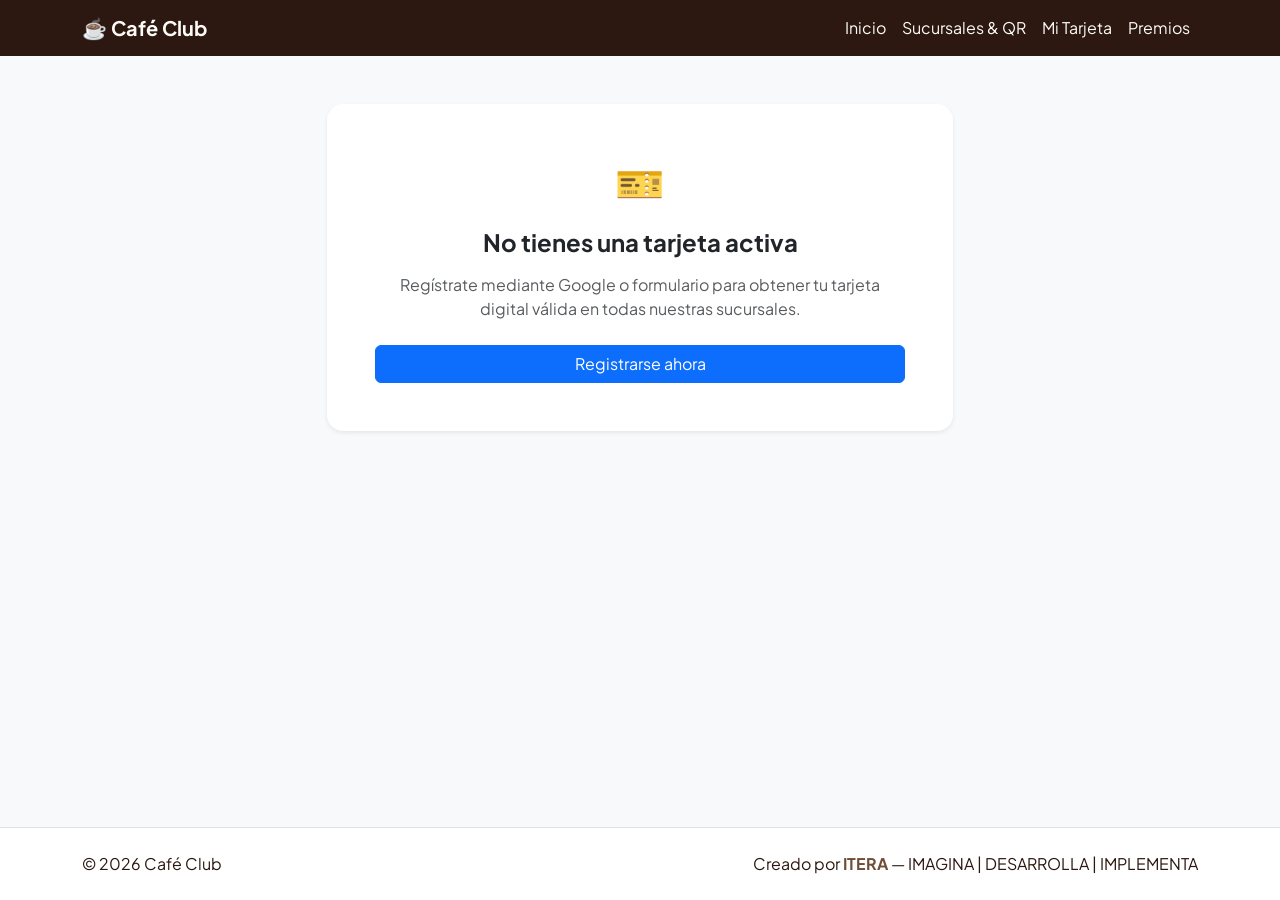
<file: tarjeta.html>
<!-- tarjeta.html -->
<!DOCTYPE html>
<html lang="es">
<head>
  <meta charset="UTF-8">
  <meta name="viewport" content="width=device-width, initial-scale=1.0">
  <title>Mi Tarjeta — Café Club</title>
  <link href="https://cdn.jsdelivr.net/npm/bootstrap@5.3.2/dist/css/bootstrap.min.css" rel="stylesheet">
  <link href="https://fonts.googleapis.com/css2?family=Plus+Jakarta+Sans:wght@400;500;600;700&display=swap" rel="stylesheet">
  <link rel="stylesheet" href="assets/css/styles.css">
</head>
<body class="bg-light">

  <nav class="navbar navbar-expand-lg navbar-dark sticky-top">
    <div class="container">
      <a class="navbar-brand fw-bold" href="index.html">☕ Café Club</a>
      <button class="navbar-toggler" type="button" data-bs-toggle="collapse" data-bs-target="#navbarNav" aria-controls="navbarNav" aria-expanded="false" aria-label="Toggle navigation">
        <span class="navbar-toggler-icon"></span>
      </button>
      <div class="collapse navbar-collapse" id="navbarNav">
        <ul class="navbar-nav ms-auto">
          <li class="nav-item"><a class="nav-link" href="index.html">Inicio</a></li>
          <li class="nav-item"><a class="nav-link" href="cafeterias.html">Sucursales & QR</a></li>
          <li class="nav-item"><a class="nav-link active" href="tarjeta.html">Mi Tarjeta</a></li>
          <li class="nav-item"><a class="nav-link" href="premios.html">Premios</a></li>
        </ul>
      </div>
    </div>
  </nav>

  <main class="container my-5" style="max-width: 650px;">
    
    <div id="sin-tarjeta" class="card border-0 shadow-sm rounded-4 p-5 text-center bg-white">
      <div class="fs-1 mb-3">🎫</div>
      <h2 class="h4 fw-bold mb-3">No tienes una tarjeta activa</h2>
      <p class="text-muted mb-4">Regístrate mediante Google o formulario para obtener tu tarjeta digital válida en todas nuestras sucursales.</p>
      <a href="registro.html" class="btn btn-primary px-4">Registrarse ahora</a>
    </div>

    <div id="con-tarjeta" class="d-none">
      <div class="card digital-card border-0 shadow-lg rounded-4 p-4 p-md-5 text-white mb-4">
        <div class="d-flex justify-content-between align-items-start mb-4">
          <div>
            <span class="badge bg-white text-dark px-3 py-2 rounded-pill fw-semibold mb-2">Café Club — Multisucursal</span>
            <h1 class="h3 fw-bold mb-0" id="tarjeta-nombre">Nombre Cliente</h1>
          </div>
          <div class="text-end">
            <span class="fs-2 fw-bold" id="tarjeta-estrellas-num">0</span><span class="fs-5">/10</span>
            <div class="small opacity-75">Estrellas</div>
          </div>
        </div>

        <div class="stars-grid my-3" id="tarjeta-estrellas-grid"></div>

        <div class="mt-4 pt-3 border-top border-light border-opacity-25 d-flex justify-content-between align-items-center flex-wrap gap-2">
          <span class="small" id="tarjeta-estado-recompensa">¡Te faltan 10 estrellas para tu café gratis!</span>
          <button class="btn btn-sm btn-light text-dark fw-semibold" id="btn-cerrar-sesion">Cerrar Sesión</button>
        </div>
      </div>

      <div class="row g-3">
        <div class="col-md-6">
          <div class="card border-0 shadow-sm rounded-4 p-4 h-100 bg-white">
            <div class="d-flex align-items-center gap-3 mb-2">
              <span class="fs-3">🎁</span>
              <h3 class="h6 fw-bold mb-0">Café Gratis</h3>
            </div>
            <p class="text-muted small mb-0">Canjeable al completar 10 estrellas en cualquiera de nuestras sucursales.</p>
          </div>
        </div>
        <div class="col-md-6">
          <div class="card border-0 shadow-sm rounded-4 p-4 h-100 bg-white">
            <div class="d-flex align-items-center gap-3 mb-2">
              <span class="fs-3">🎂</span>
              <h3 class="h6 fw-bold mb-0">Regalo de Cumpleaños</h3>
            </div>
            <p class="text-muted small mb-0">Disfruta un pastel y bebida de cortesía durante tu mes de cumpleaños.</p>
          </div>
        </div>
      </div>
    </div>

  </main>

  <footer class="site-footer mt-auto py-4 bg-white border-top">
    <div class="container d-flex flex-column flex-md-row justify-content-between align-items-center gap-2">
      <span>© 2026 Café Club</span>
      <span>
        Creado por
        <a href="https://itera-ecru.vercel.app/" target="_blank" rel="noopener noreferrer">ITERA</a>
        — IMAGINA | DESARROLLA | IMPLEMENTA
      </span>
    </div>
  </footer>

  <script src="https://cdn.jsdelivr.net/npm/bootstrap@5.3.2/dist/js/bootstrap.bundle.min.js"></script>
  <script src="assets/js/app.js"></script>
</body>
</html>
</file>
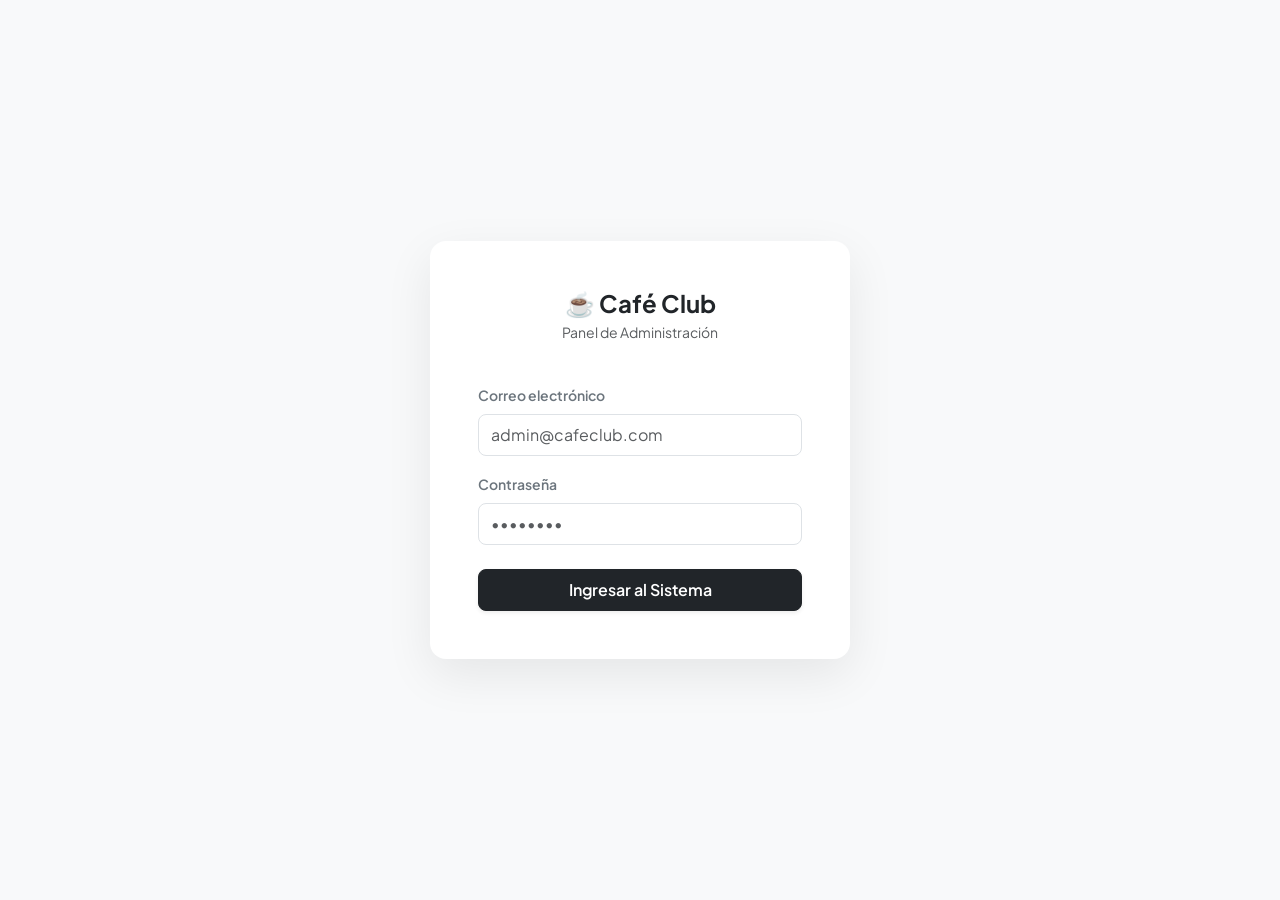
<file: corporativo/login.html>
<!DOCTYPE html>
<html lang="es">
<head>
  <meta charset="UTF-8">
  <meta name="viewport" content="width=device-width, initial-scale=1.0">
  <title>Acceso Admin — Café Club</title>
  <link href="https://cdn.jsdelivr.net/npm/bootstrap@5.3.2/dist/css/bootstrap.min.css" rel="stylesheet">
  <link href="https://fonts.googleapis.com/css2?family=Plus+Jakarta+Sans:wght@400;500;600;700&display=swap" rel="stylesheet">
  <link rel="stylesheet" href="../assets/css/styles.css">
  <style>
    body {
      font-family: 'Plus Jakarta Sans', sans-serif;
      background-color: #f8f9fa;
      height: 100vh;
      display: flex;
      align-items: center;
      justify-content: center;
    }
    .card-login {
      max-width: 420px;
      width: 100%;
      border: none;
      box-shadow: 0 1rem 3rem rgba(0, 0, 0, 0.08) !important;
    }
  </style>
</head>
<body>

  <div class="container px-3">
    <div class="card card-login bg-white rounded-4 p-4 p-md-5 mx-auto">
      
      <div class="text-center mb-4">
        <h1 class="h4 fw-bold mb-1">☕ Café Club</h1>
        <p class="text-muted small">Panel de Administración</p>
      </div>

      <form id="form-login">
        <div class="mb-3">
          <label for="email" class="form-label small fw-semibold text-secondary">Correo electrónico</label>
          <input type="email" class="form-control rounded-3 py-2" id="email" placeholder="admin@cafeclub.com" required>
        </div>
        
        <div class="mb-4">
          <label for="password" class="form-label small fw-semibold text-secondary">Contraseña</label>
          <input type="password" class="form-control rounded-3 py-2" id="password" placeholder="••••••••" required>
        </div>

        <button type="submit" id="btn-ingresar" class="btn btn-dark w-100 py-2 rounded-3 fw-semibold shadow-sm">
          Ingresar al Sistema
        </button>
      </form>

    </div>
  </div>

  <script src="https://cdn.jsdelivr.net/npm/bootstrap@5.3.2/dist/js/bootstrap.bundle.min.js"></script>
  <script>
    document.getElementById('form-login').addEventListener('submit', (e) => {
      e.preventDefault();
      localStorage.setItem('cafe_admin_auth', 'true');
      window.location.href = 'index.html';
    });
  </script>
</body>
</html>
</file>
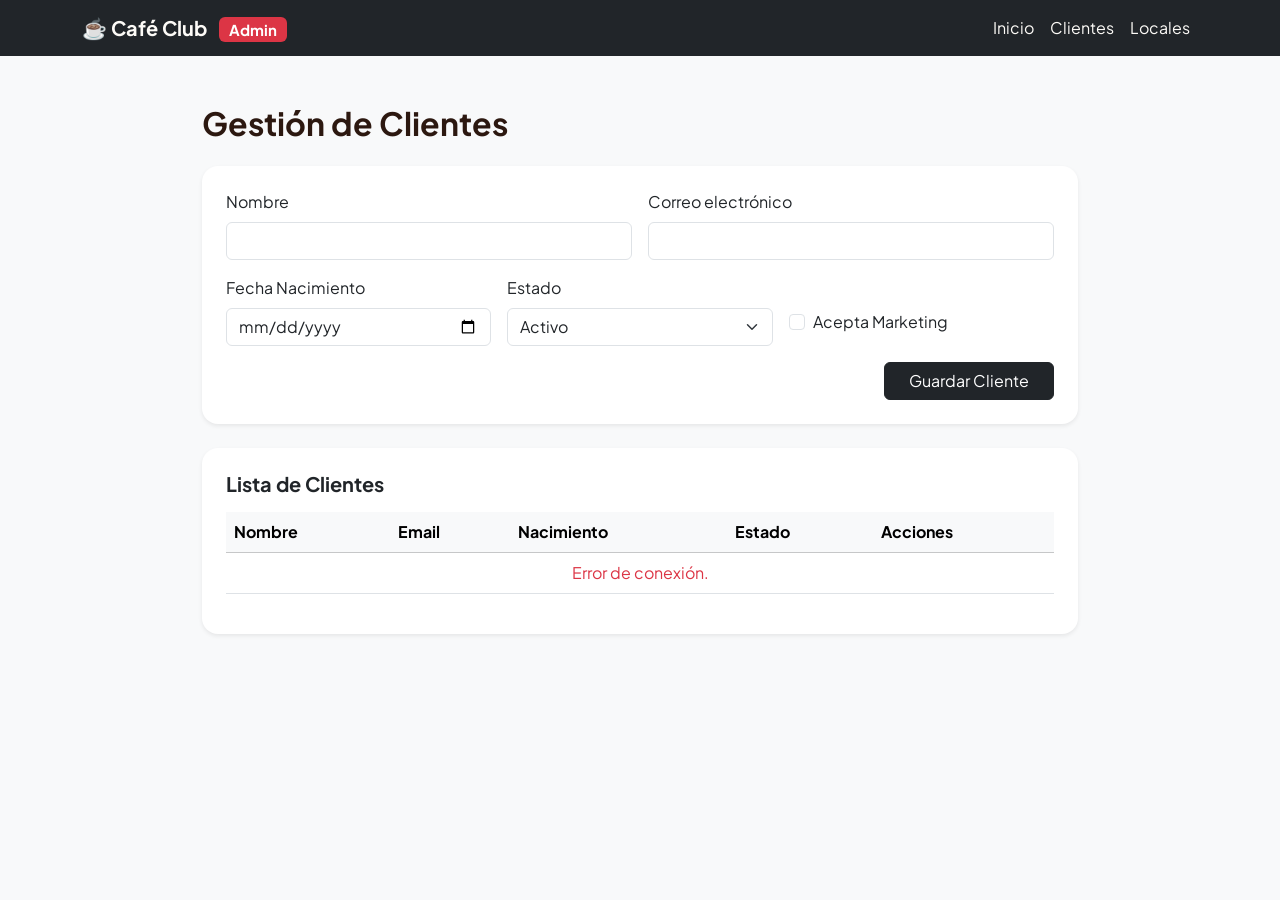
<file: corporativo/admin/clientes.html>
<!DOCTYPE html>
<html lang="es">
<head>
  <meta charset="UTF-8">
  <meta name="viewport" content="width=device-width, initial-scale=1.0">
  <title>Gestión de Clientes — Café Club</title>
  <link href="https://cdn.jsdelivr.net/npm/bootstrap@5.3.2/dist/css/bootstrap.min.css" rel="stylesheet">
  <link href="https://fonts.googleapis.com/css2?family=Plus+Jakarta+Sans:wght@400;500;600;700&display=swap" rel="stylesheet">
  <link rel="stylesheet" href="../../assets/css/styles.css">
</head>
<body class="bg-light">

  <nav class="navbar navbar-expand-lg navbar-dark sticky-top bg-dark">
    <div class="container">
      <a class="navbar-brand fw-bold" href="index.html">☕ Café Club <span class="badge bg-danger text-white ms-2">Admin</span></a>
      <button class="navbar-toggler" type="button" data-bs-toggle="collapse" data-bs-target="#navbarNav">
        <span class="navbar-toggler-icon"></span>
      </button>
      <div class="collapse navbar-collapse" id="navbarNav">
        <ul class="navbar-nav ms-auto">
          <li class="nav-item"><a class="nav-link" href="index.html">Inicio</a></li>
          <li class="nav-item"><a class="nav-link active" href="clientes.html">Clientes</a></li>
          <li class="nav-item"><a class="nav-link" href="locales.html">Locales</a></li>
        </ul>
      </div>
    </div>
  </nav>

  <div class="container my-5" style="max-width: 900px;">
    <h2 class="mb-4 fw-bold">Gestión de Clientes</h2>

    <!-- Formulario -->
    <div class="card border-0 shadow-sm p-4 mb-4 bg-white rounded-4">
      <form id="form-crud-clientes">
        <input type="hidden" id="clienteId">
        <div class="row g-3">
          <div class="col-md-6">
            <label class="form-label">Nombre</label>
            <input type="text" id="nombre" class="form-control" required>
          </div>
          <div class="col-md-6">
            <label class="form-label">Correo electrónico</label>
            <input type="email" id="email" class="form-control" required>
          </div>
          <div class="col-md-4">
            <label class="form-label">Fecha Nacimiento</label>
            <input type="date" id="fechaNacimiento" class="form-control">
          </div>
          <div class="col-md-4">
            <label class="form-label">Estado</label>
            <select id="estado" class="form-select">
              <option value="activo">Activo</option>
              <option value="inactivo">Inactivo</option>
            </select>
          </div>
          <div class="col-md-4 d-flex align-items-center pt-4">
            <div class="form-check">
              <input class="form-check-input" type="checkbox" id="consentimientoEmail">
              <label class="form-check-label" for="consentimientoEmail">Acepta Marketing</label>
            </div>
          </div>
          <div class="col-12 text-end">
            <button type="submit" class="btn btn-dark px-4">Guardar Cliente</button>
          </div>
        </div>
      </form>
    </div>

    <!-- Tabla -->
    <div class="card border-0 shadow-sm p-4 bg-white rounded-4">
      <h3 class="h5 fw-bold mb-3">Lista de Clientes</h3>
      <div class="table-responsive">
        <table class="table align-middle">
          <thead class="table-light">
            <tr>
              <th>Nombre</th>
              <th>Email</th>
              <th>Nacimiento</th>
              <th>Estado</th>
              <th>Acciones</th>
            </tr>
          </thead>
          <tbody id="tabla-clientes">
            <tr><td colspan="5" class="text-center py-3 text-muted">Cargando...</td></tr>
          </tbody>
        </table>
      </div>
    </div>
  </div>

  <script src="https://cdn.jsdelivr.net/npm/bootstrap@5.3.2/dist/js/bootstrap.bundle.min.js"></script>
  <script src="../../assets/js/crud-clientes.js"></script>
</body>
</html>
</file>
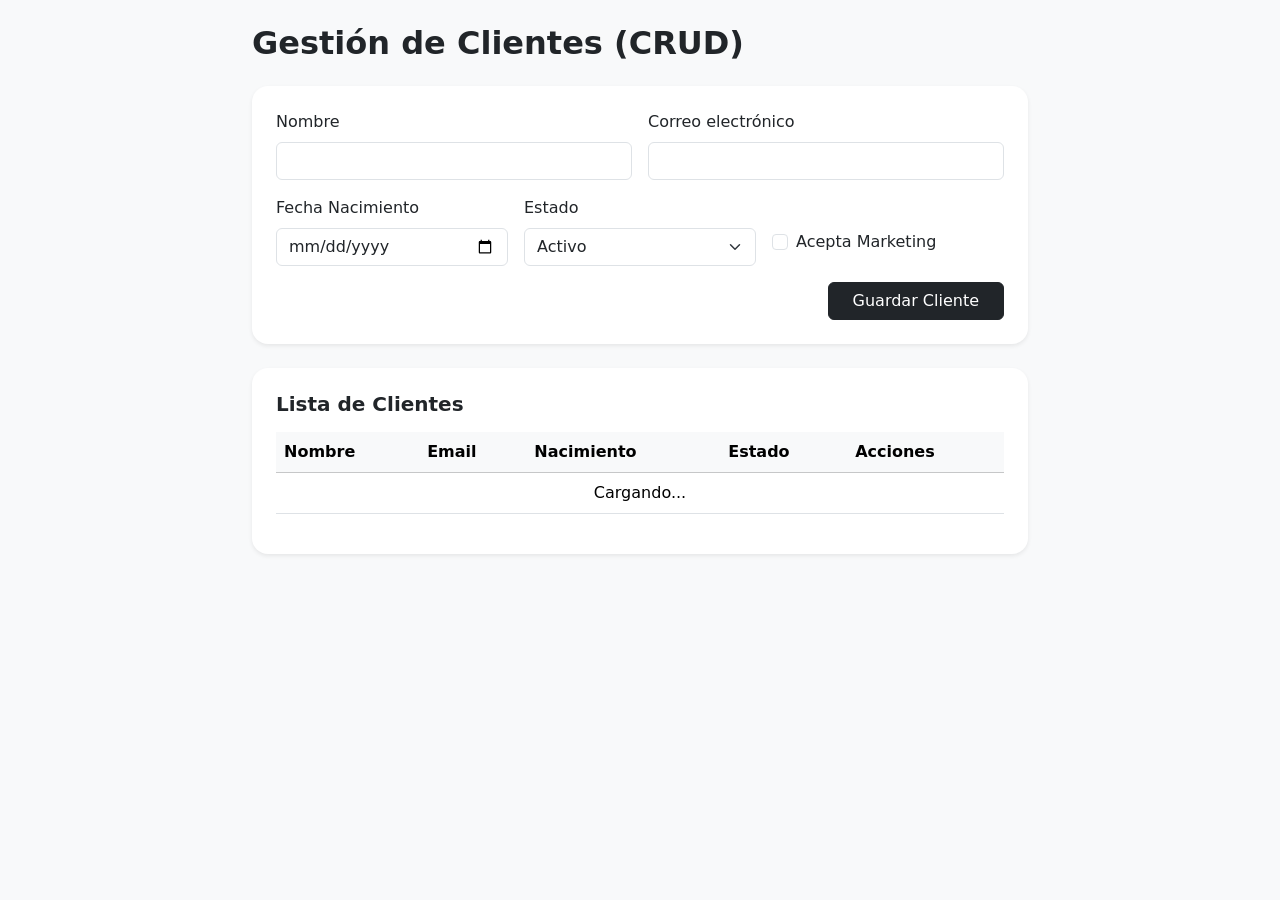
<file: corporativo/admin/crud.html>
<!DOCTYPE html>
<html lang="es">
<head>
  <meta charset="UTF-8">
  <title>CRUD Minimalista — Clientes</title>
  <link href="https://cdn.jsdelivr.net/npm/bootstrap@5.3.2/dist/css/bootstrap.min.css" rel="stylesheet">
</head>
<body class="bg-light p-4">

  <div class="container" style="max-width: 800px;">
    <h2 class="mb-4 fw-bold">Gestión de Clientes (CRUD)</h2>

    <!-- Formulario -->
    <div class="card border-0 shadow-sm p-4 mb-4 bg-white rounded-4">
      <form id="form-crud">
        <input type="hidden" id="clienteId">
        <div class="row g-3">
          <div class="col-md-6">
            <label class="form-label">Nombre</label>
            <input type="text" id="nombre" class="form-control" required>
          </div>
          <div class="col-md-6">
            <label class="form-label">Correo electrónico</label>
            <input type="email" id="email" class="form-control" required>
          </div>
          <div class="col-md-4">
            <label class="form-label">Fecha Nacimiento</label>
            <input type="date" id="fechaNacimiento" class="form-control">
          </div>
          <div class="col-md-4">
            <label class="form-label">Estado</label>
            <select id="estado" class="form-select">
              <option value="activo">Activo</option>
              <option value="inactivo">Inactivo</option>
            </select>
          </div>
          <div class="col-md-4 d-flex align-items-center pt-4">
            <div class="form-check">
              <input class="form-check-input" type="checkbox" id="consentimientoEmail">
              <label class="form-check-label" for="consentimientoEmail">Acepta Marketing</label>
            </div>
          </div>
          <div class="col-12 text-end">
            <button type="submit" class="btn btn-dark px-4">Guardar Cliente</button>
          </div>
        </div>
      </form>
    </div>

    <!-- Tabla -->
    <div class="card border-0 shadow-sm p-4 bg-white rounded-4">
      <h3 class="h5 fw-bold mb-3">Lista de Clientes</h3>
      <div class="table-responsive">
        <table class="table align-middle">
          <thead class="table-light">
            <tr>
              <th>Nombre</th>
              <th>Email</th>
              <th>Nacimiento</th>
              <th>Estado</th>
              <th>Acciones</th>
            </tr>
          </thead>
          <tbody id="tabla-clientes">
            <tr><td colspan="5" class="text-center">Cargando...</td></tr>
          </tbody>
        </table>
      </div>
    </div>
  </div>

  <script src="https://cdn.jsdelivr.net/npm/bootstrap@5.3.2/dist/js/bootstrap.bundle.min.js"></script>
  <!-- JavaScript -->
  <script src="../../assets/js/app.js"></script>
  <script src="../../assets/js/crud.js"></script>

</body>
</html>
</file>
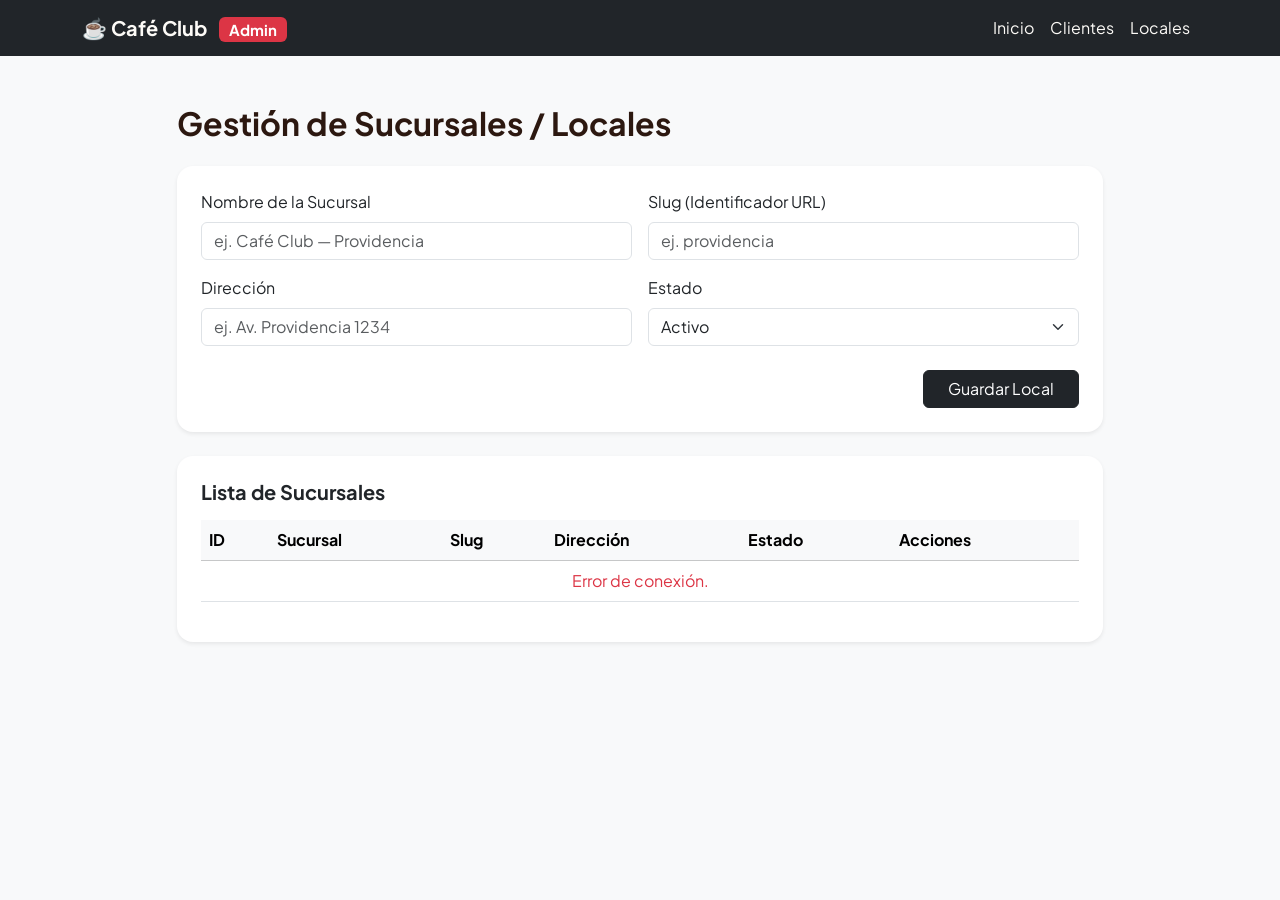
<file: corporativo/admin/locales.html>
<!DOCTYPE html>
<html lang="es">
<head>
  <meta charset="UTF-8">
  <meta name="viewport" content="width=device-width, initial-scale=1.0">
  <title>Gestión de Locales — Café Club</title>
  <link href="https://cdn.jsdelivr.net/npm/bootstrap@5.3.2/dist/css/bootstrap.min.css" rel="stylesheet">
  <link href="https://fonts.googleapis.com/css2?family=Plus+Jakarta+Sans:wght@400;500;600;700&display=swap" rel="stylesheet">
  <link rel="stylesheet" href="../../assets/css/styles.css">
</head>
<body class="bg-light">

  <nav class="navbar navbar-expand-lg navbar-dark sticky-top bg-dark">
    <div class="container">
      <a class="navbar-brand fw-bold" href="index.html">☕ Café Club <span class="badge bg-danger text-white ms-2">Admin</span></a>
      <button class="navbar-toggler" type="button" data-bs-toggle="collapse" data-bs-target="#navbarNav">
        <span class="navbar-toggler-icon"></span>
      </button>
      <div class="collapse navbar-collapse" id="navbarNav">
        <ul class="navbar-nav ms-auto">
          <li class="nav-item"><a class="nav-link" href="index.html">Inicio</a></li>
          <li class="nav-item"><a class="nav-link" href="clientes.html">Clientes</a></li>
          <li class="nav-item"><a class="nav-link active" href="locales.html">Locales</a></li>
        </ul>
      </div>
    </div>
  </nav>

  <div class="container my-5" style="max-width: 950px;">
    <h2 class="mb-4 fw-bold">Gestión de Sucursales / Locales</h2>

    <!-- Formulario -->
    <div class="card border-0 shadow-sm p-4 mb-4 bg-white rounded-4">
      <form id="form-crud-locales">
        <input type="hidden" id="cafeteriaId">
        <div class="row g-3">
          <div class="col-md-6">
            <label class="form-label">Nombre de la Sucursal</label>
            <input type="text" id="nombre" class="form-control" placeholder="ej. Café Club — Providencia" required>
          </div>
          <div class="col-md-6">
            <label class="form-label">Slug (Identificador URL)</label>
            <input type="text" id="slug" class="form-control" placeholder="ej. providencia" required>
          </div>
          <div class="col-md-6">
            <label class="form-label">Dirección</label>
            <input type="text" id="direccion" class="form-control" placeholder="ej. Av. Providencia 1234" required>
          </div>
          <div class="col-md-6">
            <label class="form-label">Estado</label>
            <select id="estado" class="form-select">
              <option value="activo">Activo</option>
              <option value="inactivo">Inactivo</option>
            </select>
          </div>
          <div class="col-12 text-end pt-2">
            <button type="submit" class="btn btn-dark px-4">Guardar Local</button>
          </div>
        </div>
      </form>
    </div>

    <!-- Tabla -->
    <div class="card border-0 shadow-sm p-4 bg-white rounded-4">
      <h3 class="h5 fw-bold mb-3">Lista de Sucursales</h3>
      <div class="table-responsive">
        <table class="table align-middle">
          <thead class="table-light">
            <tr>
              <th>ID</th>
              <th>Sucursal</th>
              <th>Slug</th>
              <th>Dirección</th>
              <th>Estado</th>
              <th>Acciones</th>
            </tr>
          </thead>
          <tbody id="tabla-locales">
            <tr><td colspan="6" class="text-center py-3 text-muted">Cargando...</td></tr>
          </tbody>
        </table>
      </div>
    </div>
  </div>

  <script src="https://cdn.jsdelivr.net/npm/bootstrap@5.3.2/dist/js/bootstrap.bundle.min.js"></script>
  <script src="../../assets/js/crud-locales.js"></script>
</body>
</html>
</file>
<file: assets/css/styles.css>
/* assets/css/styles.css */

:root {
  --coffee-dark: #2C1810;
  --coffee: #6F4E37;
  --cream: #FDFBF7;
  --beige: #EFECE6;
  --green-soft: #4A7C59;
}

body {
  font-family: 'Plus Jakarta Sans', sans-serif;
  background-color: var(--cream);
  color: var(--coffee-dark);
  min-height: 100vh;
  display: flex;
  flex-direction: column;
}

.navbar {
  background-color: var(--coffee-dark);
}

.navbar-brand, .nav-link {
  color: var(--cream) !important;
}

.nav-link:hover {
  opacity: 0.8;
}

.hero-section {
  background: linear-gradient(135deg, var(--beige) 0%, #FFFFFF 100%);
  border-bottom: 1px solid rgba(111, 78, 55, 0.1);
}

.digital-card {
  background: linear-gradient(135deg, var(--coffee-dark) 0%, var(--coffee) 100%);
}

.stars-grid {
  display: grid;
  grid-template-columns: repeat(5, 1fr);
  gap: 12px;
}

.star-slot {
  aspect-ratio: 1;
  border-radius: 50%;
  background: rgba(255, 255, 255, 0.15);
  display: flex;
  align-items: center;
  justify-content: center;
  font-size: 1.25rem;
  border: 1px dashed rgba(255, 255, 255, 0.4);
}

.star-slot.filled {
  background: #FFC107;
  border: none;
  box-shadow: 0 0 10px rgba(255, 193, 7, 0.5);
  color: #000;
}

/* Crédito de autoría ITERA en todos los pies de página */
.site-footer {
  background-color: #FFFFFF;
}

.site-footer a {
  color: var(--coffee);
  font-weight: 700;
  text-decoration: none;
  transition: opacity 0.2s ease;
}

.site-footer a:hover {
  text-decoration: underline;
  opacity: 0.8;
}
</file>
